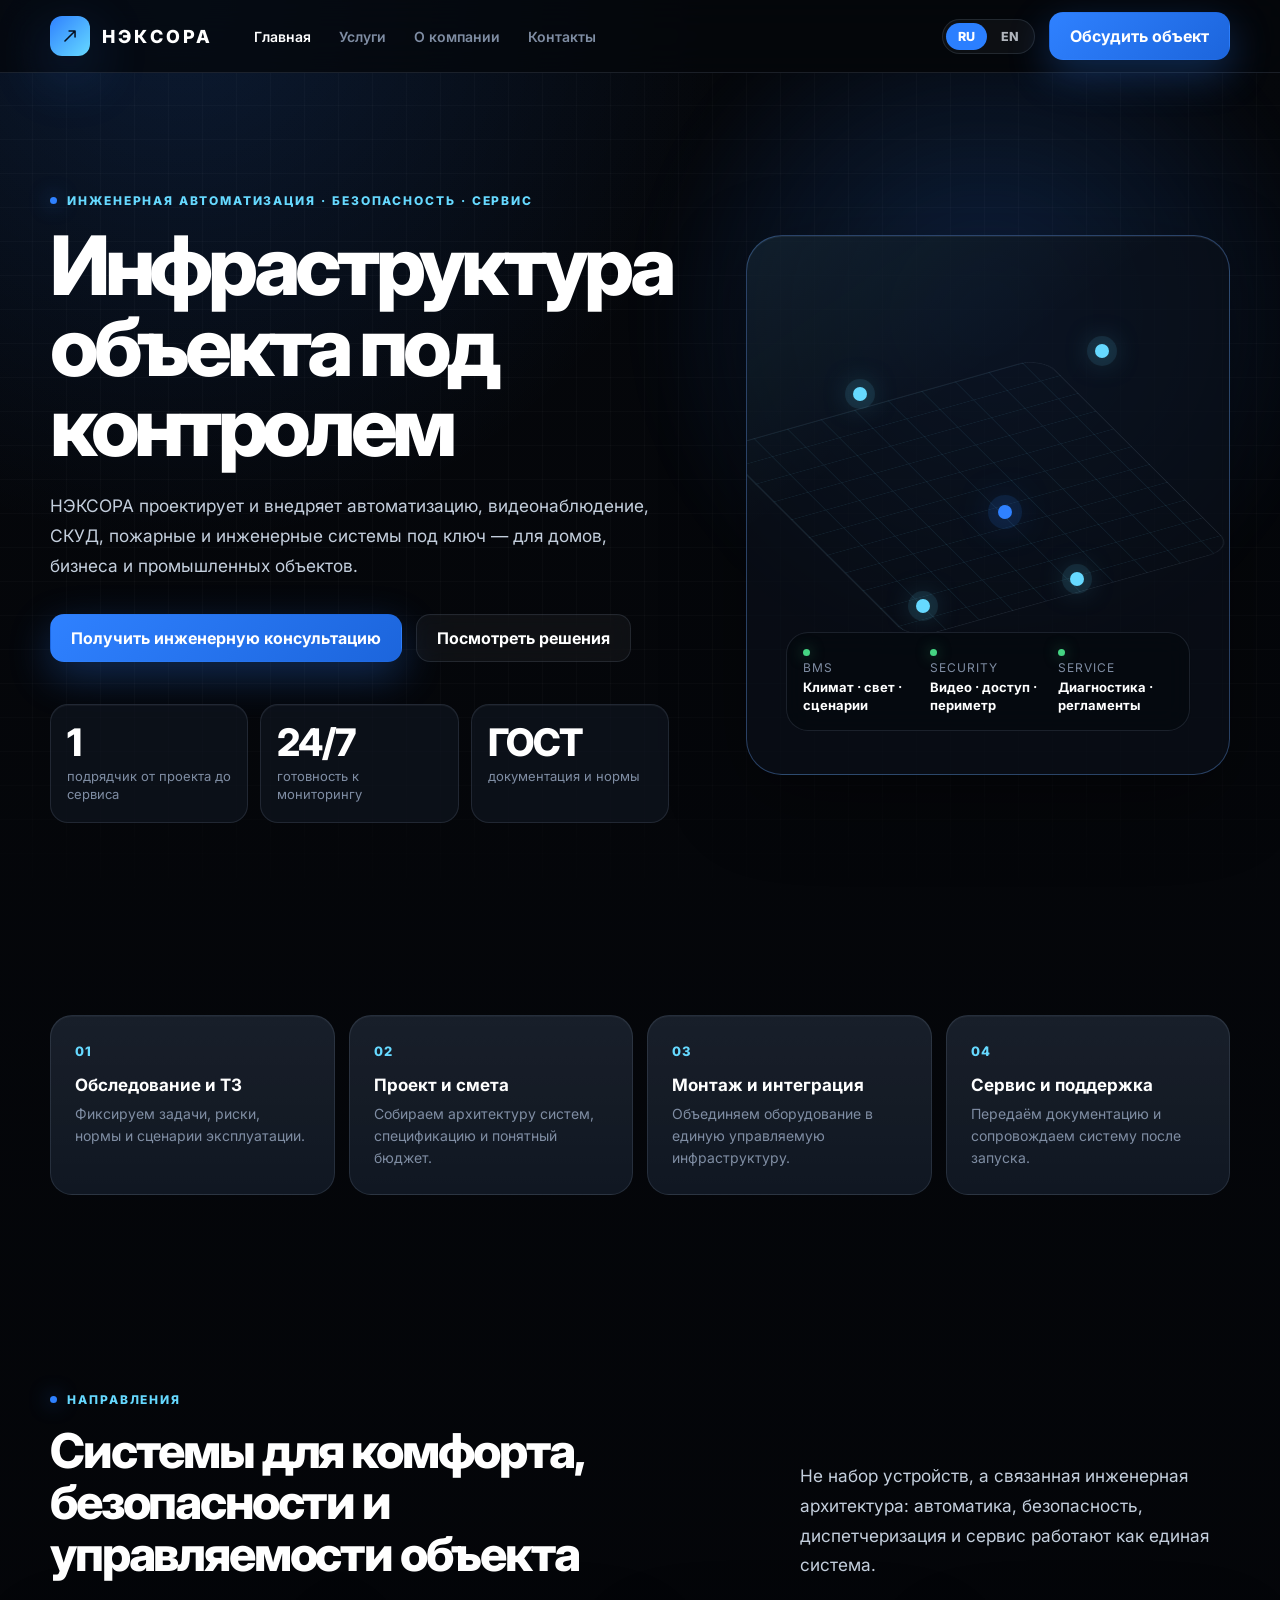
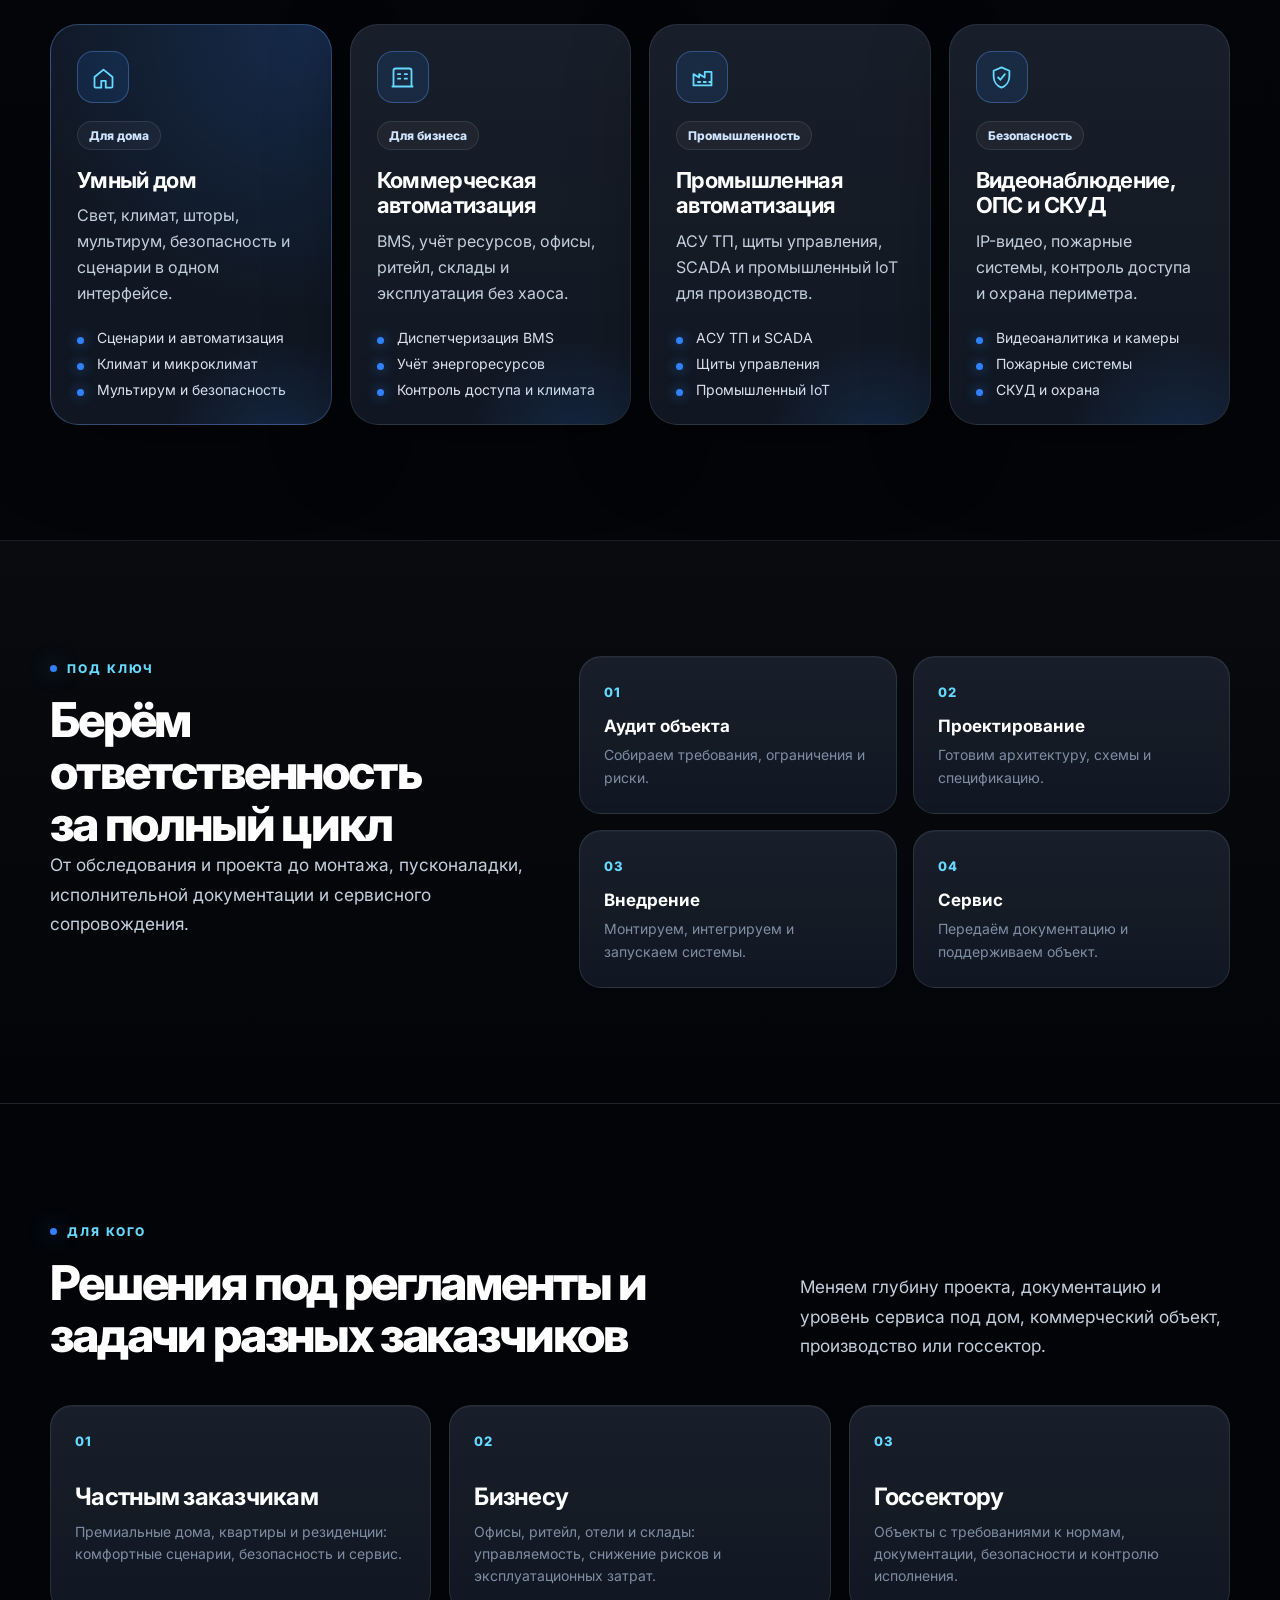
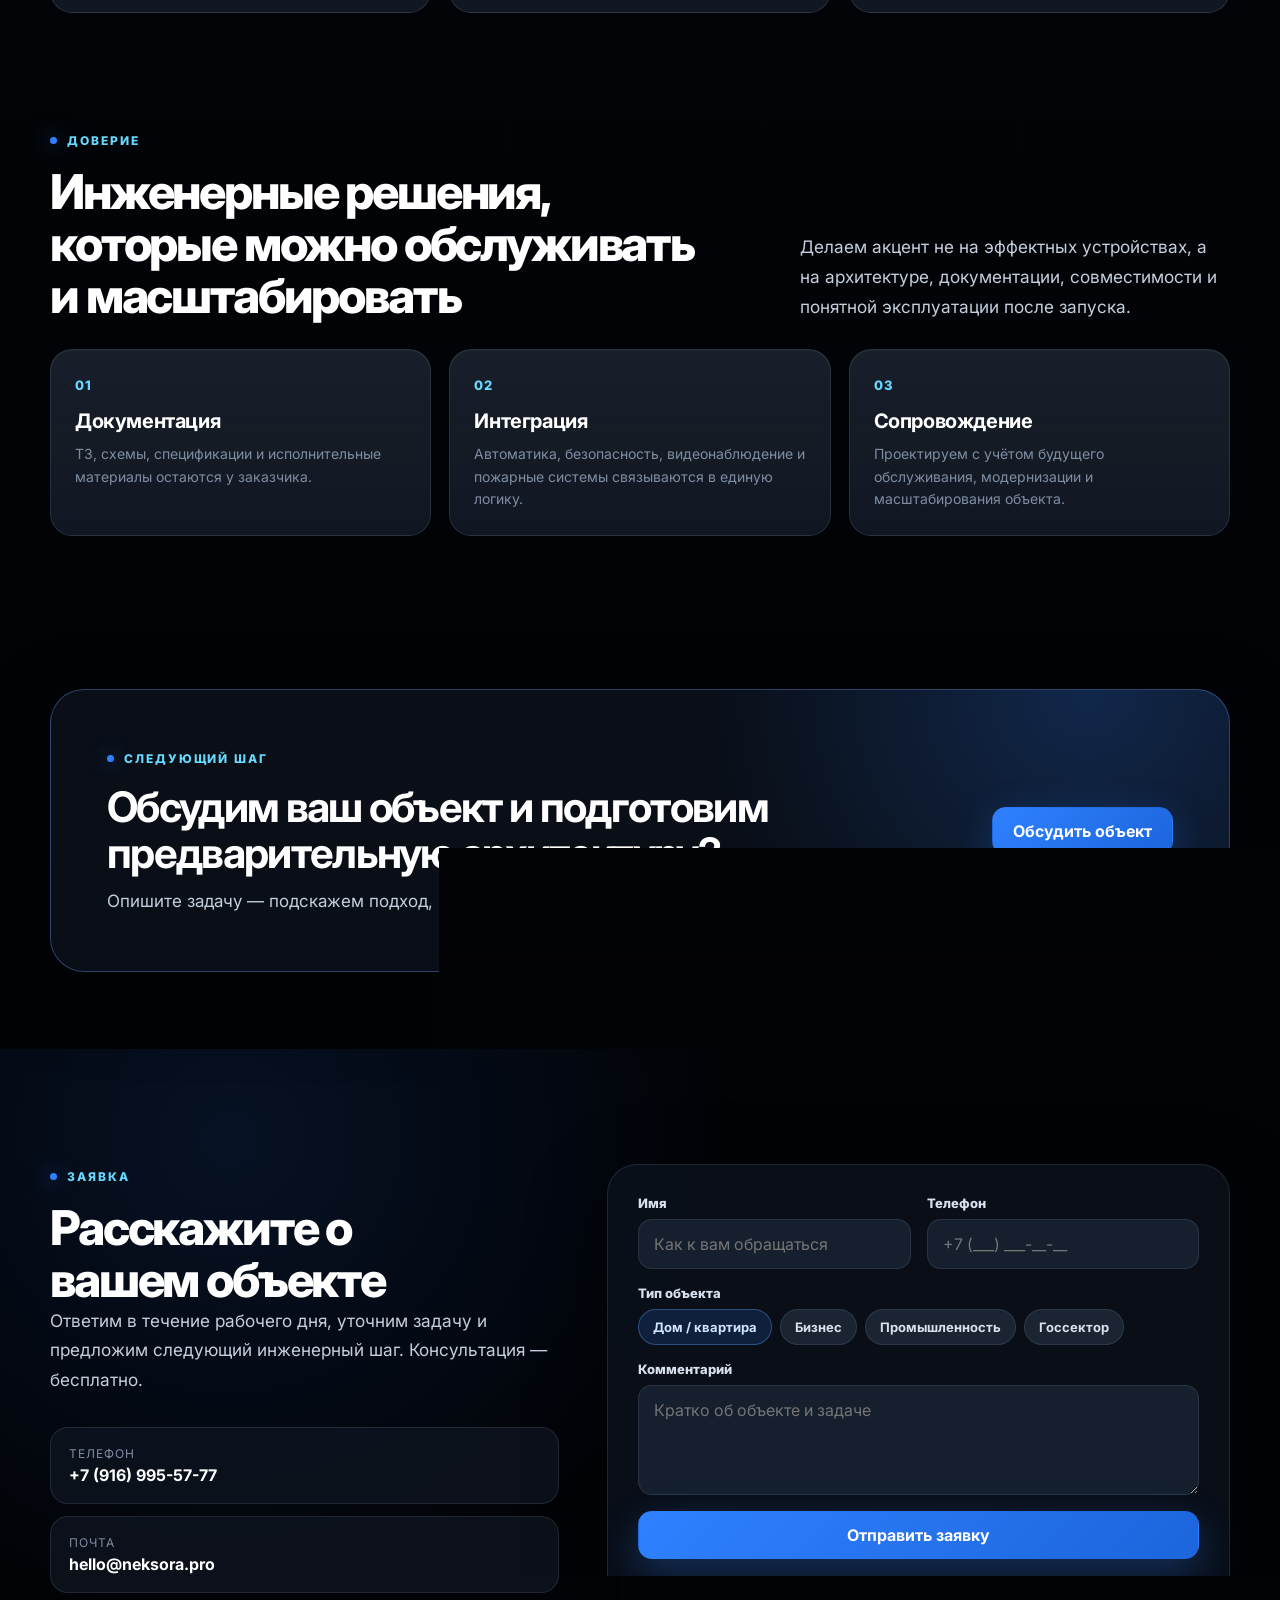
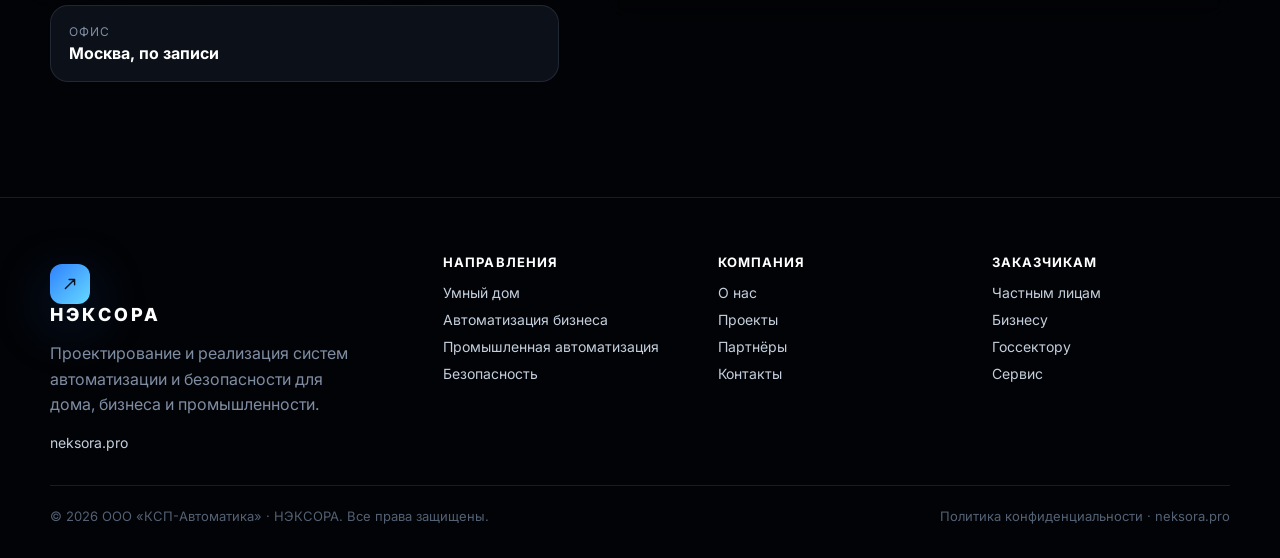
<file: index.html>
<!DOCTYPE html>
<html lang="ru">
<head>
<meta charset="utf-8">
<meta name="viewport" content="width=device-width,initial-scale=1">
<meta name="description" content="НЭКСОРА проектирует и внедряет системы автоматизации, видеонаблюдения, СКУД, пожарной безопасности и инженерной инфраструктуры под ключ.">
<title>НЭКСОРА — Автоматизация и безопасность под ключ</title>
<link rel="preconnect" href="https://fonts.googleapis.com">
<link rel="preconnect" href="https://fonts.gstatic.com" crossorigin>
<link href="https://fonts.googleapis.com/css2?family=Inter:wght@400;500;600;700;800&display=swap" rel="stylesheet">
<link rel="stylesheet" href="neksora.css">
</head>
<body>
<div class="nx-root nx-premium-home">

<header class="nx-header">
  <div class="nx-container nx-header__inner">
    <a href="index.html" class="nx-logo" aria-label="НЭКСОРА">
      <span class="nx-logo__mark"><svg width="22" height="22" viewBox="0 0 48 48" fill="none"><path d="M13 35 L35 13 M22 13 L35 13 L35 26" stroke="#06101f" stroke-width="3.4" stroke-linecap="round" stroke-linejoin="round"/></svg></span>
      <span class="nx-logo__text">НЭКСОРА</span>
    </a>
    <nav class="nx-nav" aria-label="Главная навигация">
      <a class="nx-link" href="index.html" data-k="nav0" aria-current="page">Главная</a>
      <a class="nx-link" href="uslugi.html" data-k="nav1">Услуги</a>
      <a class="nx-link" href="kompaniya.html" data-k="nav2">О компании</a>
      <a class="nx-link" href="kontakty.html" data-k="nav3">Контакты</a>
    </nav>
    <div class="nx-headactions">
      <div class="nx-lang" aria-label="Переключение языка">
        <button class="nx-seg" data-lang="ru" type="button">RU</button>
        <button class="nx-seg" data-lang="en" type="button">EN</button>
      </div>
      <a class="nx-cta nx-btn nx-btn--primary" href="#contact" data-k="cta1">Обсудить объект</a>
    </div>
    <button id="nx-burger" class="nx-burger" aria-label="Menu" aria-expanded="false" type="button">
      <svg id="nx-burger-icon" width="20" height="20" viewBox="0 0 24 24" fill="none"><path d="M4 7h16M4 12h16M4 17h16" stroke="currentColor" stroke-width="1.8" stroke-linecap="round"/></svg>
      <svg id="nx-burger-close" width="20" height="20" viewBox="0 0 24 24" fill="none"><path d="M6 6l12 12M18 6L6 18" stroke="currentColor" stroke-width="1.8" stroke-linecap="round"/></svg>
    </button>
  </div>
  <div id="nx-mobile-menu" class="nx-mobile-menu">
    <div class="nx-container nx-mobile-menu__inner">
      <a data-close-menu href="index.html" data-k="nav0">Главная</a>
      <a data-close-menu href="uslugi.html" data-k="nav1">Услуги</a>
      <a data-close-menu href="kompaniya.html" data-k="nav2">О компании</a>
      <a data-close-menu href="kontakty.html" data-k="nav3">Контакты</a>
      <div class="nx-mobile-menu__actions">
        <div class="nx-lang"><button class="nx-seg" data-lang="ru" type="button">RU</button><button class="nx-seg" data-lang="en" type="button">EN</button></div>
        <a class="nx-cta nx-btn nx-btn--primary" data-close-menu href="#contact" data-k="cta1">Обсудить объект</a>
      </div>
    </div>
  </div>
</header>

<main id="top">
  <section class="nx-hero nx-section">
    <div class="nx-bg-grid" aria-hidden="true"></div>
    <div class="nx-container nx-hero__grid">
      <div class="nx-hero__content nx-reveal">
        <div class="nx-eyebrow" data-k="eyebrow">Инженерная автоматизация · безопасность · сервис</div>
        <h1 class="nx-display" data-k="heroTitle">Инфраструктура объекта под контролем</h1>
        <p class="nx-lead nx-hero__lead" data-k="heroSub">НЭКСОРА проектирует и внедряет автоматизацию, видеонаблюдение, СКУД, пожарные и инженерные системы под ключ — для домов, бизнеса и промышленных объектов.</p>
        <div class="nx-hero__actions">
          <a class="nx-cta nx-btn nx-btn--primary" href="#contact" data-k="heroCtaPrimary">Получить инженерную консультацию</a>
          <a class="nx-ghost nx-btn nx-btn--secondary" href="#directions" data-k="heroCtaSecondary">Посмотреть решения</a>
        </div>
        <div class="nx-proof-row" aria-label="Ключевые преимущества">
          <div class="nx-proof"><strong data-k="stat0v">1</strong><span data-k="stat0l">подрядчик от проекта до сервиса</span></div>
          <div class="nx-proof"><strong data-k="stat1v">24/7</strong><span data-k="stat1l">готовность к мониторингу</span></div>
          <div class="nx-proof"><strong data-k="stat2v">ГОСТ</strong><span data-k="stat2l">документация и нормы</span></div>
        </div>
      </div>
      <div class="nx-hero-system nx-reveal" aria-label="Схема инженерной инфраструктуры">
        <div class="nx-system-map" aria-hidden="true">
          <span class="nx-node nx-node--1"></span>
          <span class="nx-node nx-node--2"></span>
          <span class="nx-node nx-node--3"></span>
          <span class="nx-node nx-node--4"></span>
          <span class="nx-node nx-node--5"></span>
        </div>
        <div class="nx-system-panel">
          <div><span data-k="panel0l">BMS</span><strong data-k="panel0v">Климат · свет · сценарии</strong></div>
          <div><span data-k="panel1l">Security</span><strong data-k="panel1v">Видео · доступ · периметр</strong></div>
          <div><span data-k="panel2l">Service</span><strong data-k="panel2v">Диагностика · регламенты</strong></div>
        </div>
      </div>
    </div>
  </section>

  <section class="nx-trust-strip nx-section nx-section--tight">
    <div class="nx-container nx-trust-grid">
      <div class="nx-trust-item nx-reveal"><span>01</span><strong data-k="trust0t">Обследование и ТЗ</strong><p data-k="trust0d">Фиксируем задачи, риски, нормы и сценарии эксплуатации.</p></div>
      <div class="nx-trust-item nx-reveal"><span>02</span><strong data-k="trust1t">Проект и смета</strong><p data-k="trust1d">Собираем архитектуру систем, спецификацию и понятный бюджет.</p></div>
      <div class="nx-trust-item nx-reveal"><span>03</span><strong data-k="trust2t">Монтаж и интеграция</strong><p data-k="trust2d">Объединяем оборудование в единую управляемую инфраструктуру.</p></div>
      <div class="nx-trust-item nx-reveal"><span>04</span><strong data-k="trust3t">Сервис и поддержка</strong><p data-k="trust3d">Передаём документацию и сопровождаем систему после запуска.</p></div>
    </div>
  </section>

  <section id="directions" class="nx-section">
    <div class="nx-container">
      <div class="nx-section-head">
        <div><div class="nx-eyebrow" data-k="dirEyebrow">Направления</div><h2 class="nx-h2" data-k="dirTitle">Системы для комфорта, безопасности и управляемости объекта</h2></div>
        <p class="nx-lead" data-k="dirSub">Не набор устройств, а связанная инженерная архитектура: автоматика, безопасность, диспетчеризация и сервис работают как единая система.</p>
      </div>
      <div class="nx-service-grid">
        <article class="nx-service-card nx-service-card--featured nx-reveal">
          <div class="nx-service-card__icon"><svg viewBox="0 0 24 24" fill="none"><path d="M4 11.5L12 5l8 6.5V20a1 1 0 0 1-1 1h-5v-6h-4v6H5a1 1 0 0 1-1-1v-8.5Z" stroke="currentColor" stroke-width="1.6" stroke-linejoin="round"/></svg></div>
          <span class="nx-chip" data-k="dTag0">Для дома</span><h3 data-k="dTitle0">Умный дом</h3><p data-k="dDesc0">Свет, климат, шторы, мультирум, безопасность и сценарии в одном интерфейсе.</p>
          <ul><li data-k="dPts00">Сценарии и автоматизация</li><li data-k="dPts01">Климат и микроклимат</li><li data-k="dPts02">Мультирум и безопасность</li></ul>
        </article>
        <article class="nx-service-card nx-reveal">
          <div class="nx-service-card__icon"><svg viewBox="0 0 24 24" fill="none"><path d="M4 20V6a2 2 0 0 1 2-2h12a2 2 0 0 1 2 2v14M8 9h2M14 9h2M8 13h2M14 13h2M3 20h18" stroke="currentColor" stroke-width="1.6" stroke-linecap="round"/></svg></div>
          <span class="nx-chip" data-k="dTag1">Для бизнеса</span><h3 data-k="dTitle1">Коммерческая автоматизация</h3><p data-k="dDesc1">BMS, учёт ресурсов, офисы, ритейл, склады и эксплуатация без хаоса.</p>
          <ul><li data-k="dPts10">Диспетчеризация BMS</li><li data-k="dPts11">Учёт энергоресурсов</li><li data-k="dPts12">Контроль доступа и климата</li></ul>
        </article>
        <article class="nx-service-card nx-reveal">
          <div class="nx-service-card__icon"><svg viewBox="0 0 24 24" fill="none"><path d="M4 19V9l5 3V9l5 3V7h6v12H4ZM8 16h2M13 16h2M18 16h1" stroke="currentColor" stroke-width="1.6" stroke-linecap="round" stroke-linejoin="round"/></svg></div>
          <span class="nx-chip" data-k="dTag2">Промышленность</span><h3 data-k="dTitle2">Промышленная автоматизация</h3><p data-k="dDesc2">АСУ ТП, щиты управления, SCADA и промышленный IoT для производств.</p>
          <ul><li data-k="dPts20">АСУ ТП и SCADA</li><li data-k="dPts21">Щиты управления</li><li data-k="dPts22">Промышленный IoT</li></ul>
        </article>
        <article class="nx-service-card nx-reveal">
          <div class="nx-service-card__icon"><svg viewBox="0 0 24 24" fill="none"><path d="M12 3 5 6v5c0 4.4 2.8 8.4 7 10 4.2-1.6 7-5.6 7-10V6l-7-3Z" stroke="currentColor" stroke-width="1.6" stroke-linejoin="round"/><path d="M9 12l2 2 4-5" stroke="currentColor" stroke-width="1.6" stroke-linecap="round"/></svg></div>
          <span class="nx-chip" data-k="dTag3">Безопасность</span><h3 data-k="dTitle3">Видеонаблюдение, ОПС и СКУД</h3><p data-k="dDesc3">IP-видео, пожарные системы, контроль доступа и охрана периметра.</p>
          <ul><li data-k="dPts30">Видеоаналитика и камеры</li><li data-k="dPts31">Пожарные системы</li><li data-k="dPts32">СКУД и охрана</li></ul>
        </article>
      </div>
    </div>
  </section>

  <section class="nx-section nx-dark-band">
    <div class="nx-container nx-process-layout">
      <div class="nx-process-copy nx-reveal"><div class="nx-eyebrow" data-k="processEyebrow">Под ключ</div><h2 class="nx-h2" data-k="processTitle">Берём ответственность за полный цикл</h2><p class="nx-lead" data-k="processSub">От обследования и проекта до монтажа, пусконаладки, исполнительной документации и сервисного сопровождения.</p></div>
      <div class="nx-process-steps">
        <div class="nx-step nx-reveal"><span>01</span><strong data-k="step0t">Аудит объекта</strong><p data-k="step0d">Собираем требования, ограничения и риски.</p></div>
        <div class="nx-step nx-reveal"><span>02</span><strong data-k="step1t">Проектирование</strong><p data-k="step1d">Готовим архитектуру, схемы и спецификацию.</p></div>
        <div class="nx-step nx-reveal"><span>03</span><strong data-k="step2t">Внедрение</strong><p data-k="step2d">Монтируем, интегрируем и запускаем системы.</p></div>
        <div class="nx-step nx-reveal"><span>04</span><strong data-k="step3t">Сервис</strong><p data-k="step3d">Передаём документацию и поддерживаем объект.</p></div>
      </div>
    </div>
  </section>

  <section id="audience" class="nx-section">
    <div class="nx-container">
      <div class="nx-section-head"><div><div class="nx-eyebrow" data-k="audEyebrow">Для кого</div><h2 class="nx-h2" data-k="audTitle">Решения под регламенты и задачи разных заказчиков</h2></div><p class="nx-lead" data-k="audSub">Меняем глубину проекта, документацию и уровень сервиса под дом, коммерческий объект, производство или госсектор.</p></div>
      <div class="nx-audience-grid">
        <article class="nx-audience-card nx-reveal"><span>01</span><h3 data-k="aud0title">Частным заказчикам</h3><p data-k="aud0desc">Премиальные дома, квартиры и резиденции: комфортные сценарии, безопасность и сервис.</p></article>
        <article class="nx-audience-card nx-reveal"><span>02</span><h3 data-k="aud1title">Бизнесу</h3><p data-k="aud1desc">Офисы, ритейл, отели и склады: управляемость, снижение рисков и эксплуатационных затрат.</p></article>
        <article class="nx-audience-card nx-reveal"><span>03</span><h3 data-k="aud2title">Госсектору</h3><p data-k="aud2desc">Объекты с требованиями к нормам, документации, безопасности и контролю исполнения.</p></article>
      </div>
    </div>
  </section>

  <section class="nx-section nx-section--tight nx-evidence-section">
    <div class="nx-container">
      <div class="nx-section-head nx-section-head--compact">
        <div><div class="nx-eyebrow" data-k="proofEyebrow">Доверие</div><h2 class="nx-h2" data-k="proofTitle">Инженерные решения, которые можно обслуживать и масштабировать</h2></div>
        <p class="nx-lead" data-k="proofSub">Делаем акцент не на эффектных устройствах, а на архитектуре, документации, совместимости и понятной эксплуатации после запуска.</p>
      </div>
      <div class="nx-evidence-grid">
        <article class="nx-evidence-card nx-reveal"><span>01</span><h3 data-k="proof0t">Документация</h3><p data-k="proof0d">ТЗ, схемы, спецификации и исполнительные материалы остаются у заказчика.</p></article>
        <article class="nx-evidence-card nx-reveal"><span>02</span><h3 data-k="proof1t">Интеграция</h3><p data-k="proof1d">Автоматика, безопасность, видеонаблюдение и пожарные системы связываются в единую логику.</p></article>
        <article class="nx-evidence-card nx-reveal"><span>03</span><h3 data-k="proof2t">Сопровождение</h3><p data-k="proof2d">Проектируем с учётом будущего обслуживания, модернизации и масштабирования объекта.</p></article>
      </div>
    </div>
  </section>


  <section class="nx-section nx-section--tight">
    <div class="nx-container nx-cta-panel nx-reveal">
      <div><div class="nx-eyebrow" data-k="ctaEyebrow">Следующий шаг</div><h2 data-k="ctaTitle">Обсудим ваш объект и подготовим предварительную архитектуру?</h2><p data-k="ctaSub">Опишите задачу — подскажем подход, риски, состав систем и ориентир по этапам внедрения.</p></div>
      <a class="nx-cta nx-btn nx-btn--primary" href="#contact" data-k="cta1">Обсудить объект</a>
    </div>
  </section>

  <section id="contact" class="nx-section nx-contact-section">
    <div class="nx-container nx-contact-grid">
      <div class="nx-contact-copy nx-reveal">
        <div class="nx-eyebrow" data-k="formEyebrow">Заявка</div>
        <h2 class="nx-h2" data-k="formTitle">Расскажите о вашем объекте</h2>
        <p class="nx-lead" data-k="formSub">Ответим в течение рабочего дня, уточним задачу и предложим следующий инженерный шаг. Консультация — бесплатно.</p>
        <div class="nx-contact-facts">
          <div><span data-k="con0l">Телефон</span><strong data-k="con0v">+7 (916) 995-57-77</strong></div>
          <div><span data-k="con1l">Почта</span><strong data-k="con1v">hello@neksora.pro</strong></div>
          <div><span data-k="con2l">Офис</span><strong data-k="con2v">Москва, по записи</strong></div>
        </div>
      </div>
      <div class="nx-form-card nx-reveal">
        <div id="form-panel">
          <div class="nx-form-grid">
            <label class="nx-field"><span data-k="fName">Имя</span><input id="f-name" class="nx-in" data-kp="fNamePh" placeholder="Как к вам обращаться"></label>
            <label class="nx-field"><span data-k="fPhone">Телефон</span><input id="f-phone" class="nx-in" placeholder="+7 (___) ___-__-__"><em id="phone-err" data-k="fPhoneErr">Укажите контактный телефон</em></label>
            <div class="nx-field nx-field--full"><span data-k="fType">Тип объекта</span><div class="nx-type-pills" id="obj-types"><button class="nx-seg obj-type-btn active-type" data-idx="0" type="button" data-k="ot0">Дом / квартира</button><button class="nx-seg obj-type-btn" data-idx="1" type="button" data-k="ot1">Бизнес</button><button class="nx-seg obj-type-btn" data-idx="2" type="button" data-k="ot2">Промышленность</button><button class="nx-seg obj-type-btn" data-idx="3" type="button" data-k="ot3">Госсектор</button></div></div>
            <label class="nx-field nx-field--full"><span data-k="fMsg">Комментарий</span><textarea id="f-msg" class="nx-in" data-kp="fMsgPh" placeholder="Кратко об объекте и задаче" rows="4"></textarea></label>
            <button id="form-submit" class="nx-cta nx-btn nx-btn--primary nx-field--full" type="button" data-k="fSubmit">Отправить заявку</button>
            <p class="nx-form-note nx-field--full" data-k="fPrivacy">Нажимая кнопку, вы соглашаетесь на обработку персональных данных.</p>
          </div>
        </div>
        <div id="form-success" class="nx-success">
          <div class="nx-success__icon"><svg width="30" height="30" viewBox="0 0 24 24" fill="none"><path d="M5 12.5l4 4 10-11" stroke="currentColor" stroke-width="2.4" stroke-linecap="round" stroke-linejoin="round"/></svg></div>
          <h3 data-k="okTitle">Заявка отправлена</h3>
          <p data-k="okText">Спасибо! Свяжемся с вами в течение рабочего дня и обсудим детали проекта.</p>
          <button id="form-reset" class="nx-ghost nx-btn nx-btn--secondary" type="button" data-k="okReset">Отправить ещё одну</button>
        </div>
      </div>
    </div>
  </section>
</main>

<footer class="nx-footer">
  <div class="nx-container">
    <div class="nx-footer__grid">
      <div><a class="nx-logo" href="#top"><span class="nx-logo__mark"><svg width="20" height="20" viewBox="0 0 48 48" fill="none"><path d="M13 35 L35 13 M22 13 L35 13 L35 26" stroke="#06101f" stroke-width="3.4" stroke-linecap="round" stroke-linejoin="round"/></svg></span><span class="nx-logo__text">НЭКСОРА</span></a><p data-k="footTagline">Проектирование и реализация систем автоматизации и безопасности для дома, бизнеса и промышленности.</p><a href="https://neksora.pro">neksora.pro</a></div>
      <div><strong data-k="fc0title">Направления</strong><a href="uslugi.html" data-k="fc0a">Умный дом</a><a href="uslugi.html" data-k="fc0b">Автоматизация бизнеса</a><a href="uslugi.html" data-k="fc0c">Промышленная автоматизация</a><a href="uslugi.html" data-k="fc0d">Безопасность</a></div>
      <div><strong data-k="fc1title">Компания</strong><a href="kompaniya.html" data-k="fc1a">О нас</a><a href="kompaniya.html" data-k="fc1b">Проекты</a><a href="kompaniya.html" data-k="fc1c">Партнёры</a><a href="kontakty.html" data-k="fc1d">Контакты</a></div>
      <div><strong data-k="fc2title">Заказчикам</strong><a href="kontakty.html" data-k="fc2a">Частным лицам</a><a href="kontakty.html" data-k="fc2b">Бизнесу</a><a href="kontakty.html" data-k="fc2c">Госсектору</a><a href="kontakty.html" data-k="fc2d">Сервис</a></div>
    </div>
    <div class="nx-footer__bottom"><span data-k="footCopy">© 2026 ООО «КСП-Автоматика» · НЭКСОРА. Все права защищены.</span><span data-k="footLegal">Политика конфиденциальности · neksora.pro</span></div>
  </div>
</footer>

</div>
<script src="neksora.js"></script>
<script>
window.NX_COPY = {
  ru: {
    pageTitle:'НЭКСОРА — Автоматизация и безопасность под ключ',
    nav0:'Главная',nav1:'Услуги',nav2:'О компании',nav3:'Контакты',
    cta1:'Обсудить объект',heroCtaPrimary:'Получить инженерную консультацию',heroCtaSecondary:'Посмотреть решения',
    eyebrow:'Инженерная автоматизация · безопасность · сервис',
    heroTitle:'Инфраструктура объекта под контролем',
    heroSub:'НЭКСОРА проектирует и внедряет автоматизацию, видеонаблюдение, СКУД, пожарные и инженерные системы под ключ — для домов, бизнеса и промышленных объектов.',
    stat0v:'1',stat0l:'подрядчик от проекта до сервиса',stat1v:'24/7',stat1l:'готовность к мониторингу',stat2v:'ГОСТ',stat2l:'документация и нормы',
    panel0l:'BMS',panel0v:'Климат · свет · сценарии',panel1l:'Security',panel1v:'Видео · доступ · периметр',panel2l:'Service',panel2v:'Диагностика · регламенты',
    trust0t:'Обследование и ТЗ',trust0d:'Фиксируем задачи, риски, нормы и сценарии эксплуатации.',trust1t:'Проект и смета',trust1d:'Собираем архитектуру систем, спецификацию и понятный бюджет.',trust2t:'Монтаж и интеграция',trust2d:'Объединяем оборудование в единую управляемую инфраструктуру.',trust3t:'Сервис и поддержка',trust3d:'Передаём документацию и сопровождаем систему после запуска.',
    dirEyebrow:'Направления',dirTitle:'Системы для комфорта, безопасности и управляемости объекта',dirSub:'Не набор устройств, а связанная инженерная архитектура: автоматика, безопасность, диспетчеризация и сервис работают как единая система.',
    dTag0:'Для дома',dTitle0:'Умный дом',dDesc0:'Свет, климат, шторы, мультирум, безопасность и сценарии в одном интерфейсе.',dPts00:'Сценарии и автоматизация',dPts01:'Климат и микроклимат',dPts02:'Мультирум и безопасность',
    dTag1:'Для бизнеса',dTitle1:'Коммерческая автоматизация',dDesc1:'BMS, учёт ресурсов, офисы, ритейл, склады и эксплуатация без хаоса.',dPts10:'Диспетчеризация BMS',dPts11:'Учёт энергоресурсов',dPts12:'Контроль доступа и климата',
    dTag2:'Промышленность',dTitle2:'Промышленная автоматизация',dDesc2:'АСУ ТП, щиты управления, SCADA и промышленный IoT для производств.',dPts20:'АСУ ТП и SCADA',dPts21:'Щиты управления',dPts22:'Промышленный IoT',
    dTag3:'Безопасность',dTitle3:'Видеонаблюдение, ОПС и СКУД',dDesc3:'IP-видео, пожарные системы, контроль доступа и охрана периметра.',dPts30:'Видеоаналитика и камеры',dPts31:'Пожарные системы',dPts32:'СКУД и охрана',
    processEyebrow:'Под ключ',processTitle:'Берём ответственность за полный цикл',processSub:'От обследования и проекта до монтажа, пусконаладки, исполнительной документации и сервисного сопровождения.',
    step0t:'Аудит объекта',step0d:'Собираем требования, ограничения и риски.',step1t:'Проектирование',step1d:'Готовим архитектуру, схемы и спецификацию.',step2t:'Внедрение',step2d:'Монтируем, интегрируем и запускаем системы.',step3t:'Сервис',step3d:'Передаём документацию и поддерживаем объект.',
    audEyebrow:'Для кого',audTitle:'Решения под регламенты и задачи разных заказчиков',audSub:'Меняем глубину проекта, документацию и уровень сервиса под дом, коммерческий объект, производство или госсектор.',aud0title:'Частным заказчикам',aud0desc:'Премиальные дома, квартиры и резиденции: комфортные сценарии, безопасность и сервис.',aud1title:'Бизнесу',aud1desc:'Офисы, ритейл, отели и склады: управляемость, снижение рисков и эксплуатационных затрат.',aud2title:'Госсектору',aud2desc:'Объекты с требованиями к нормам, документации, безопасности и контролю исполнения.',
    proofEyebrow:'Доверие',proofTitle:'Инженерные решения, которые можно обслуживать и масштабировать',proofSub:'Делаем акцент не на эффектных устройствах, а на архитектуре, документации, совместимости и понятной эксплуатации после запуска.',proof0t:'Документация',proof0d:'ТЗ, схемы, спецификации и исполнительные материалы остаются у заказчика.',proof1t:'Интеграция',proof1d:'Автоматика, безопасность, видеонаблюдение и пожарные системы связываются в единую логику.',proof2t:'Сопровождение',proof2d:'Проектируем с учётом будущего обслуживания, модернизации и масштабирования объекта.',
    ctaEyebrow:'Следующий шаг',ctaTitle:'Обсудим ваш объект и подготовим предварительную архитектуру?',ctaSub:'Опишите задачу — подскажем подход, риски, состав систем и ориентир по этапам внедрения.',
    formEyebrow:'Заявка',formTitle:'Расскажите о вашем объекте',formSub:'Ответим в течение рабочего дня, уточним задачу и предложим следующий инженерный шаг. Консультация — бесплатно.',con0l:'Телефон',con0v:'+7 (916) 995-57-77',con1l:'Почта',con1v:'hello@neksora.pro',con2l:'Офис',con2v:'Москва, по записи',
    fName:'Имя',fNamePh:'Как к вам обращаться',fPhone:'Телефон',fPhoneErr:'Укажите контактный телефон',fType:'Тип объекта',ot0:'Дом / квартира',ot1:'Бизнес',ot2:'Промышленность',ot3:'Госсектор',fMsg:'Комментарий',fMsgPh:'Кратко об объекте и задаче',fSubmit:'Отправить заявку',fPrivacy:'Нажимая кнопку, вы соглашаетесь на обработку персональных данных.',okTitle:'Заявка отправлена',okText:'Спасибо! Свяжемся с вами в течение рабочего дня и обсудим детали проекта.',okReset:'Отправить ещё одну',
    footTagline:'Проектирование и реализация систем автоматизации и безопасности для дома, бизнеса и промышленности.',fc0title:'Направления',fc0a:'Умный дом',fc0b:'Автоматизация бизнеса',fc0c:'Промышленная автоматизация',fc0d:'Безопасность',fc1title:'Компания',fc1a:'О нас',fc1b:'Проекты',fc1c:'Партнёры',fc1d:'Контакты',fc2title:'Заказчикам',fc2a:'Частным лицам',fc2b:'Бизнесу',fc2c:'Госсектору',fc2d:'Сервис',footCopy:'© 2026 ООО «КСП-Автоматика» · НЭКСОРА. Все права защищены.',footLegal:'Политика конфиденциальности · neksora.pro'
  },
  en: {
    pageTitle:'NEKSORA — Turnkey Automation & Security',
    nav0:'Home',nav1:'Services',nav2:'About',nav3:'Contact',
    cta1:'Discuss a facility',heroCtaPrimary:'Get an engineering consultation',heroCtaSecondary:'View solutions',
    eyebrow:'Engineering automation · security · service',heroTitle:'Facility infrastructure under control',heroSub:'NEKSORA designs and deploys automation, CCTV, access control, fire and engineering systems turnkey — for homes, business and industrial facilities.',
    stat0v:'1',stat0l:'contractor from design to service',stat1v:'24/7',stat1l:'monitoring-ready systems',stat2v:'GOST',stat2l:'documentation and standards',
    panel0l:'BMS',panel0v:'Climate · lights · scenes',panel1l:'Security',panel1v:'Video · access · perimeter',panel2l:'Service',panel2v:'Diagnostics · regulations',
    trust0t:'Survey and brief',trust0d:'We capture goals, risks, standards and operating scenarios.',trust1t:'Design and estimate',trust1d:'We prepare system architecture, specification and transparent budget.',trust2t:'Installation and integration',trust2d:'We connect equipment into one manageable infrastructure.',trust3t:'Service and support',trust3d:'We hand over documentation and support the system after launch.',
    dirEyebrow:'Solutions',dirTitle:'Systems for comfort, safety and facility control',dirSub:'Not a set of devices, but an integrated engineering architecture: automation, security, dispatching and service work as one system.',
    dTag0:'For home',dTitle0:'Smart home',dDesc0:'Lighting, climate, shades, multiroom, security and scenes in one interface.',dPts00:'Scenes and automation',dPts01:'Climate and microclimate',dPts02:'Multiroom and security',
    dTag1:'For business',dTitle1:'Commercial automation',dDesc1:'BMS, metering, offices, retail, warehouses and predictable operation.',dPts10:'BMS dispatching',dPts11:'Energy metering',dPts12:'Access and climate control',
    dTag2:'Industry',dTitle2:'Industrial automation',dDesc2:'ICS, control cabinets, SCADA and industrial IoT for production facilities.',dPts20:'ICS and SCADA',dPts21:'Control cabinets',dPts22:'Industrial IoT',
    dTag3:'Security',dTitle3:'CCTV, fire and access systems',dDesc3:'IP video, fire systems, access control and perimeter protection.',dPts30:'Video analytics and cameras',dPts31:'Fire systems',dPts32:'Access and guarding',
    processEyebrow:'Turnkey',processTitle:'We take responsibility for the full cycle',processSub:'From survey and design to installation, commissioning, as-built documentation and service.',step0t:'Facility audit',step0d:'We collect requirements, limits and risks.',step1t:'Engineering design',step1d:'We prepare architecture, diagrams and specification.',step2t:'Deployment',step2d:'We install, integrate and launch systems.',step3t:'Service',step3d:'We hand over documentation and support the facility.',
    audEyebrow:'Clients',audTitle:'Solutions for different regulations and client goals',audSub:'We adjust design depth, documentation and service level for homes, commercial facilities, industry or public-sector objects.',aud0title:'Private clients',aud0desc:'Premium houses, apartments and residences: comfortable scenes, safety and service.',aud1title:'Business',aud1desc:'Offices, retail, hotels and warehouses: control, lower risks and operating costs.',aud2title:'Public sector',aud2desc:'Facilities with requirements for standards, documentation, safety and execution control.',
    proofEyebrow:'Trust',proofTitle:'Engineering solutions that can be serviced and scaled',proofSub:'We focus not on flashy devices, but on architecture, documentation, compatibility and clear operation after launch.',proof0t:'Documentation',proof0d:'Briefs, diagrams, specifications and as-built materials remain with the client.',proof1t:'Integration',proof1d:'Automation, security, CCTV and fire systems are connected into one operating logic.',proof2t:'Support',proof2d:'We design with future service, upgrades and facility scaling in mind.',
    ctaEyebrow:'Next step',ctaTitle:'Shall we discuss your facility and prepare a preliminary architecture?',ctaSub:'Describe the task — we will suggest the approach, risks, system scope and implementation stages.',
    formEyebrow:'Request',formTitle:'Tell us about your facility',formSub:'We will reply within one business day, clarify the task and suggest the next engineering step. Consultation is free.',con0l:'Phone',con0v:'+7 (916) 995-57-77',con1l:'Email',con1v:'hello@neksora.pro',con2l:'Office',con2v:'Moscow, by appointment',
    fName:'Name',fNamePh:'How should we address you',fPhone:'Phone',fPhoneErr:'Please provide a contact phone',fType:'Facility type',ot0:'Home',ot1:'Business',ot2:'Industry',ot3:'Public sector',fMsg:'Comment',fMsgPh:'Briefly about the facility and task',fSubmit:'Send request',fPrivacy:'By submitting, you agree to the processing of personal data.',okTitle:'Request sent',okText:'Thank you! We will contact you within one business day to discuss the project.',okReset:'Send another',
    footTagline:'Design and delivery of automation and security systems for home, business and industry.',fc0title:'Solutions',fc0a:'Smart home',fc0b:'Business automation',fc0c:'Industrial automation',fc0d:'Security',fc1title:'Company',fc1a:'About',fc1b:'Projects',fc1c:'Partners',fc1d:'Contact',fc2title:'Clients',fc2a:'Private',fc2b:'Business',fc2c:'Public sector',fc2d:'Service',footCopy:'© 2026 KSP-Avtomatika LLC · NEKSORA. All rights reserved.',footLegal:'Privacy policy · neksora.pro'
  }
};

(function(){
  var btns = document.querySelectorAll('.obj-type-btn');
  btns.forEach(function(btn){
    btn.addEventListener('click', function(){
      btns.forEach(function(b){ b.classList.remove('active-type'); });
      btn.classList.add('active-type');
    });
  });
})();

(function(){
  var submitBtn = document.getElementById('form-submit');
  var resetBtn = document.getElementById('form-reset');
  var panel = document.getElementById('form-panel');
  var success = document.getElementById('form-success');
  var phoneInput = document.getElementById('f-phone');
  var phoneErr = document.getElementById('phone-err');
  if(!submitBtn||!resetBtn||!panel||!success||!phoneInput||!phoneErr)return;
  submitBtn.addEventListener('click', function(){
    if(!phoneInput.value.trim()){
      phoneErr.style.display = 'block';
      phoneInput.classList.add('is-error');
      return;
    }
    panel.style.display = 'none';
    success.style.display = 'block';
  });
  phoneInput.addEventListener('input', function(){
    if(phoneInput.value.trim()){
      phoneErr.style.display = 'none';
      phoneInput.classList.remove('is-error');
    }
  });
  resetBtn.addEventListener('click', function(){
    document.getElementById('f-name').value = '';
    phoneInput.value = '';
    document.getElementById('f-msg').value = '';
    phoneErr.style.display = 'none';
    phoneInput.classList.remove('is-error');
    success.style.display = 'none';
    panel.style.display = 'block';
  });
})();
</script>
</body>
</html>
</file>
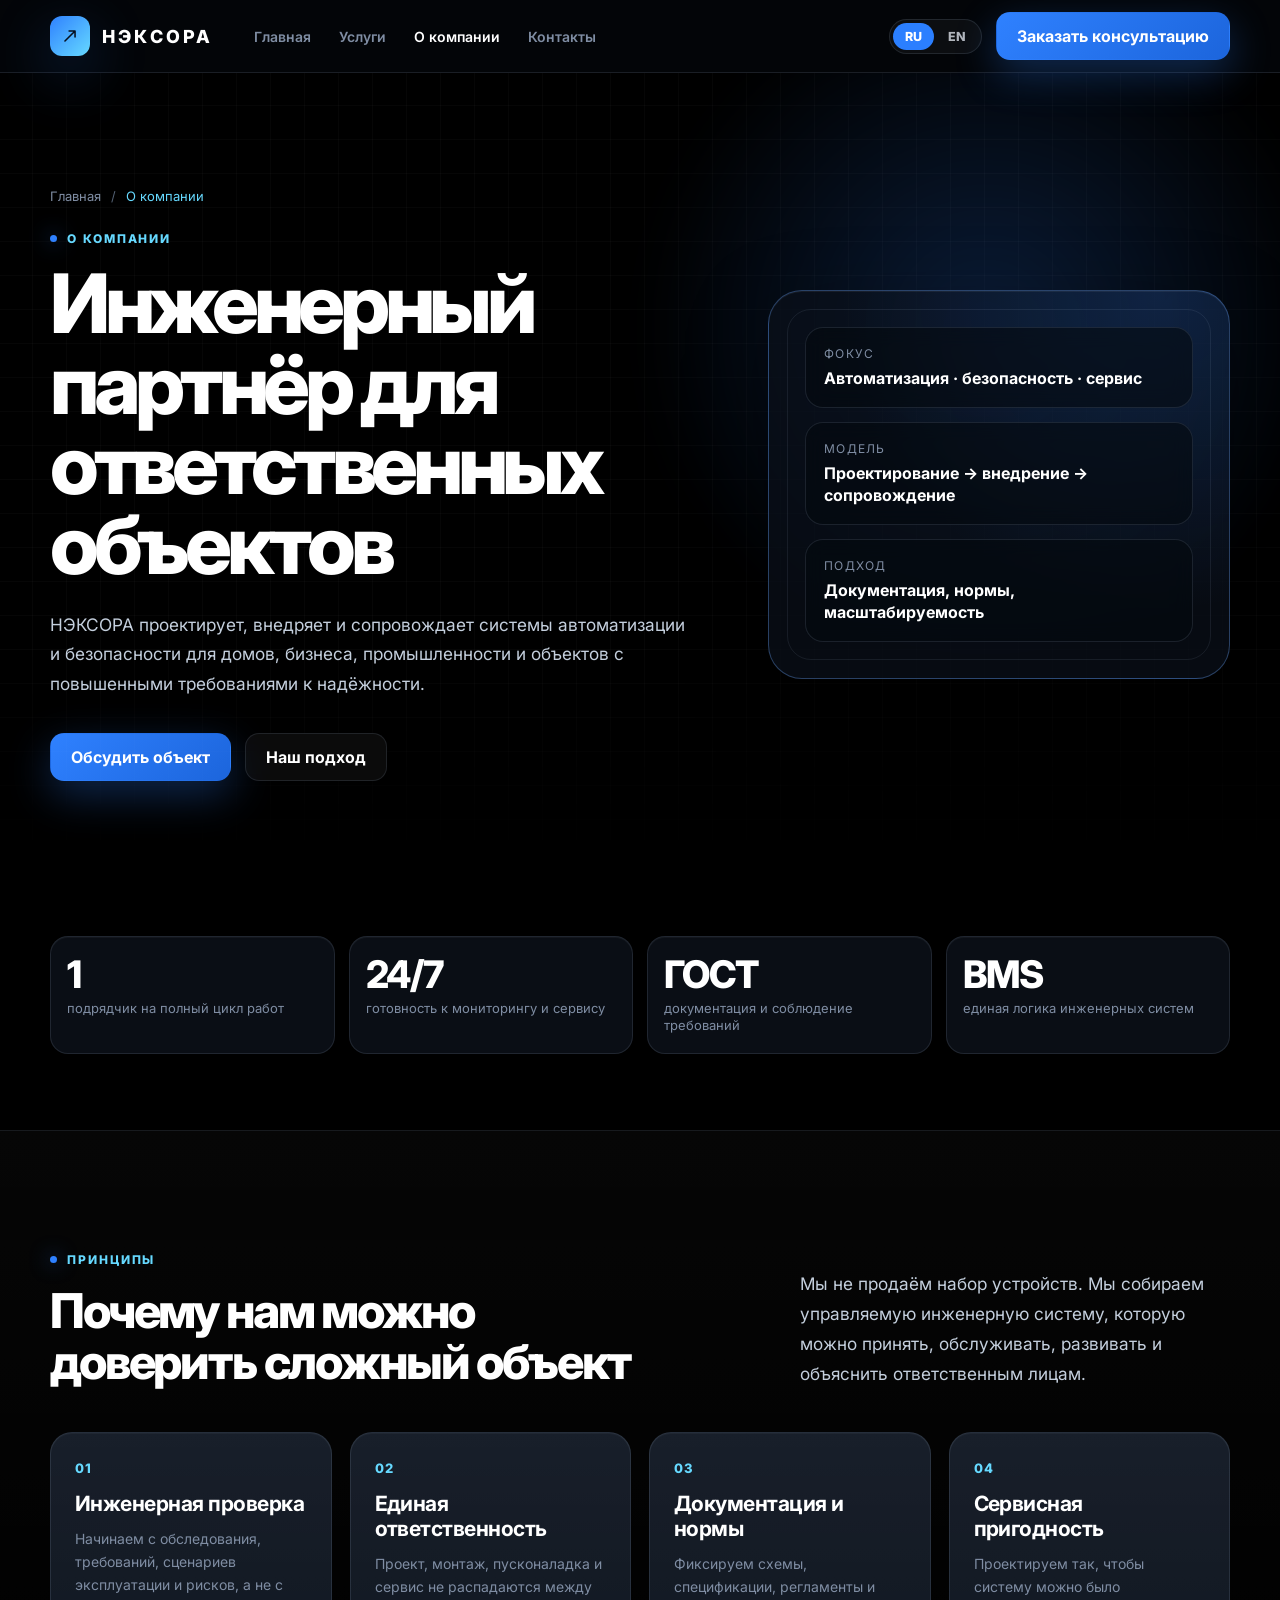
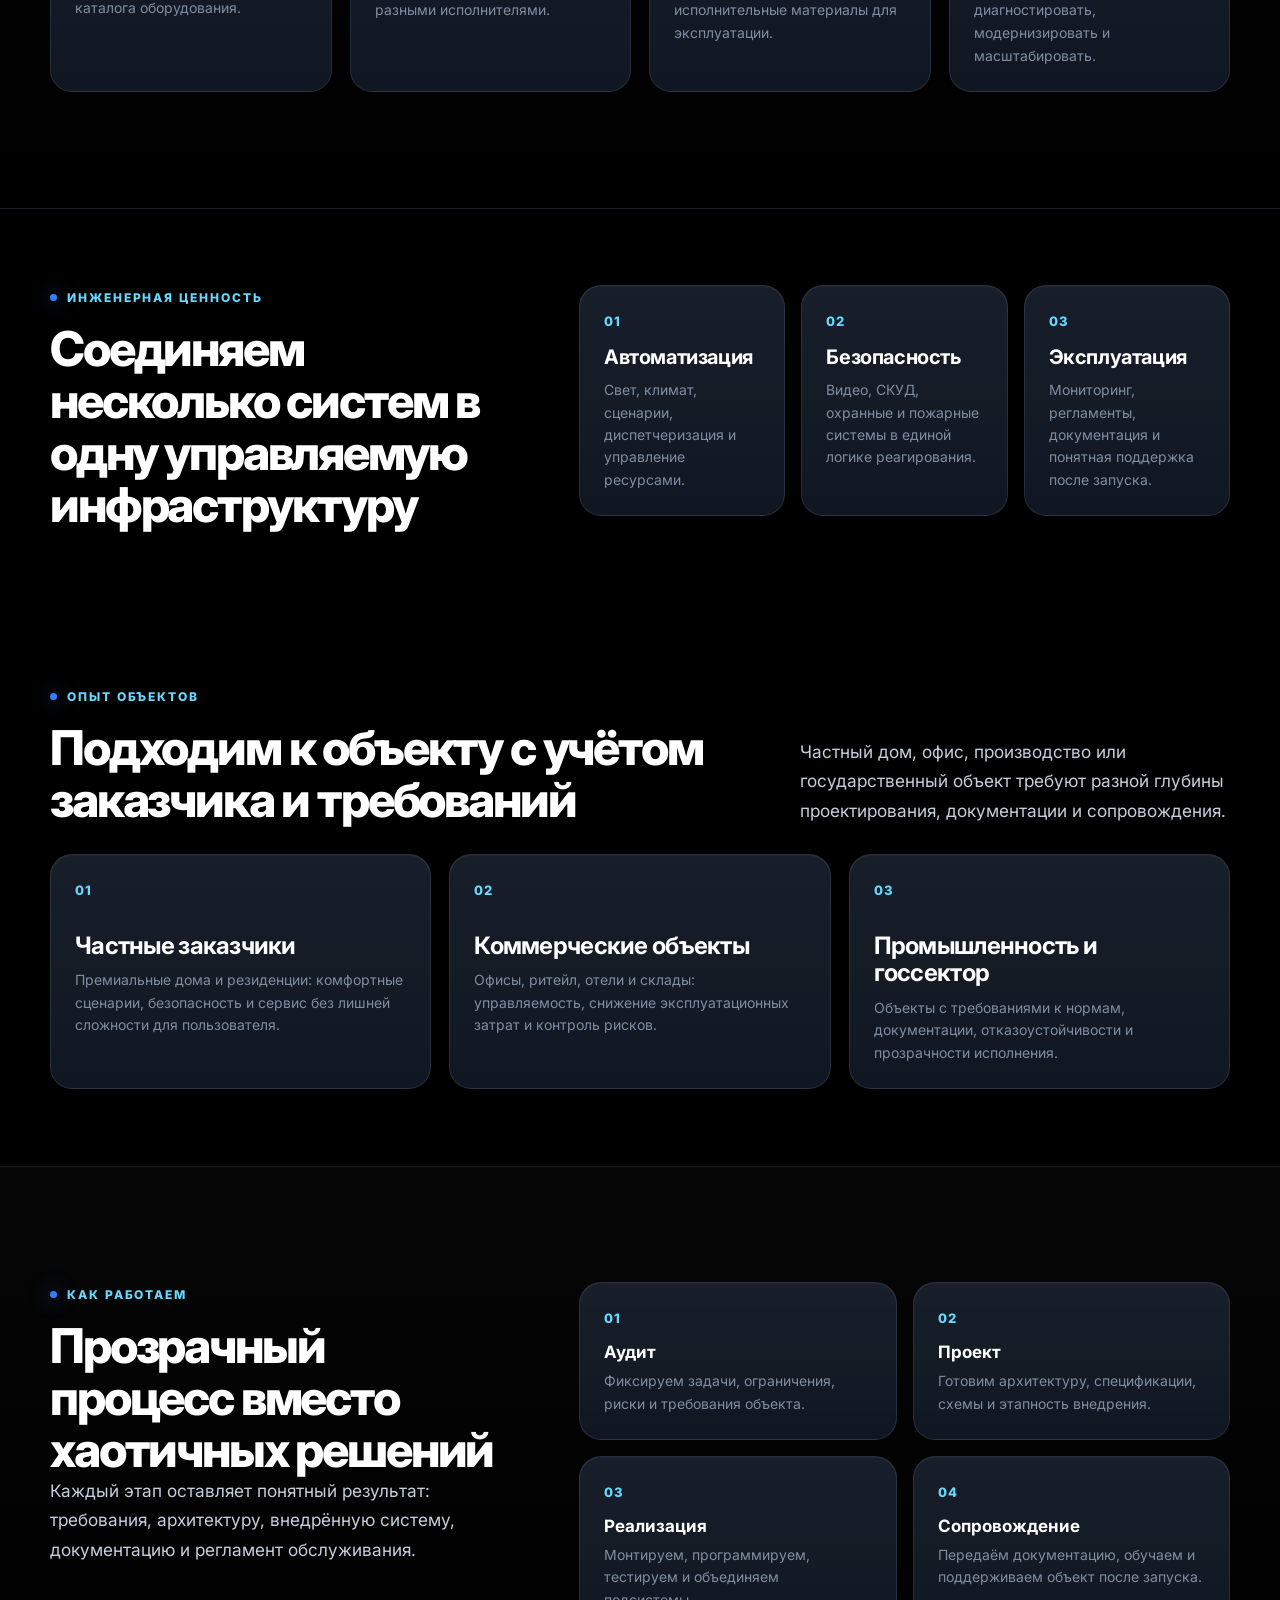
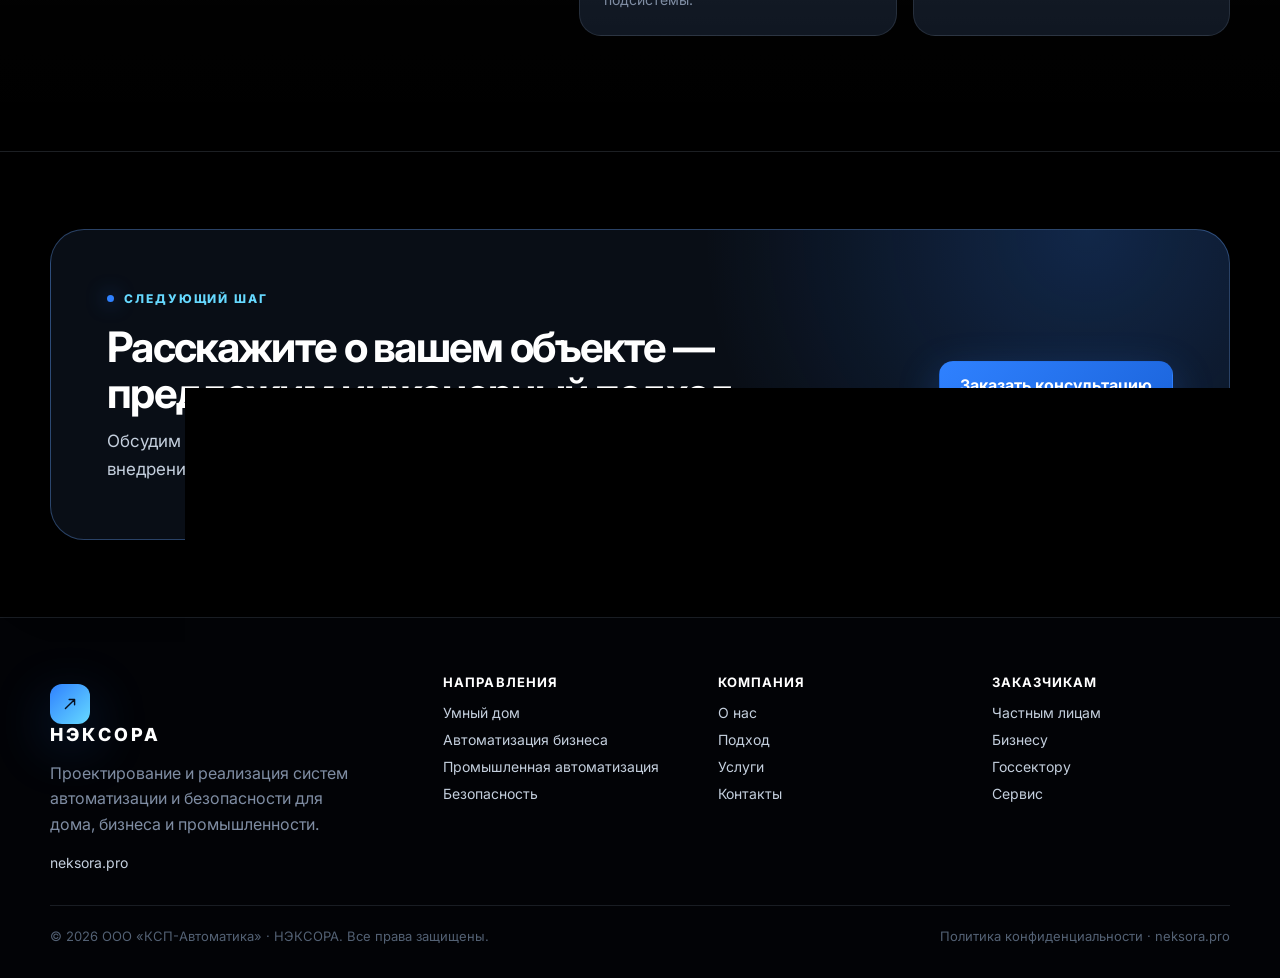
<file: kompaniya.html>
<!DOCTYPE html>
<html lang="ru">
<head>
<meta charset="utf-8">
<meta name="viewport" content="width=device-width,initial-scale=1">
<meta name="description" content="НЭКСОРА — инженерная компания по автоматизации и системам безопасности: проектирование, внедрение, документация и сопровождение объектов.">
<title>О компании — НЭКСОРА</title>
<link rel="preconnect" href="https://fonts.googleapis.com">
<link rel="preconnect" href="https://fonts.gstatic.com" crossorigin>
<link href="https://fonts.googleapis.com/css2?family=Inter:wght@400;500;600;700;800&display=swap" rel="stylesheet">
<link rel="stylesheet" href="neksora.css">
</head>
<body>
<div class="nx-root nx-company-page">

<header class="nx-header">
  <div class="nx-container nx-header__inner">
    <a href="index.html" class="nx-logo" aria-label="НЭКСОРА">
      <span class="nx-logo__mark"><svg width="22" height="22" viewBox="0 0 48 48" fill="none"><path d="M13 35 L35 13 M22 13 L35 13 L35 26" stroke="#06101f" stroke-width="3.4" stroke-linecap="round" stroke-linejoin="round"/></svg></span>
      <span class="nx-logo__text">НЭКСОРА</span>
    </a>
    <nav class="nx-nav" aria-label="Главная навигация">
      <a class="nx-link" href="index.html" data-k="nav0">Главная</a>
      <a class="nx-link" href="uslugi.html" data-k="nav1">Услуги</a>
      <a class="nx-link" href="kompaniya.html" data-k="nav2" aria-current="page">О компании</a>
      <a class="nx-link" href="kontakty.html" data-k="nav3">Контакты</a>
    </nav>
    <div class="nx-headactions">
      <div class="nx-lang" aria-label="Переключение языка">
        <button class="nx-seg" data-lang="ru" type="button">RU</button>
        <button class="nx-seg" data-lang="en" type="button">EN</button>
      </div>
      <a class="nx-cta nx-btn nx-btn--primary" href="kontakty.html" data-k="cta1">Заказать консультацию</a>
    </div>
    <button id="nx-burger" class="nx-burger" aria-label="Menu" aria-expanded="false" type="button">
      <svg id="nx-burger-icon" width="20" height="20" viewBox="0 0 24 24" fill="none"><path d="M4 7h16M4 12h16M4 17h16" stroke="currentColor" stroke-width="1.8" stroke-linecap="round"/></svg>
      <svg id="nx-burger-close" width="20" height="20" viewBox="0 0 24 24" fill="none"><path d="M6 6l12 12M18 6L6 18" stroke="currentColor" stroke-width="1.8" stroke-linecap="round"/></svg>
    </button>
  </div>
  <div id="nx-mobile-menu" class="nx-mobile-menu">
    <div class="nx-container nx-mobile-menu__inner">
      <a data-close-menu href="index.html" data-k="nav0">Главная</a>
      <a data-close-menu href="uslugi.html" data-k="nav1">Услуги</a>
      <a data-close-menu href="kompaniya.html" data-k="nav2">О компании</a>
      <a data-close-menu href="kontakty.html" data-k="nav3">Контакты</a>
      <div class="nx-mobile-menu__actions">
        <div class="nx-lang"><button class="nx-seg" data-lang="ru" type="button">RU</button><button class="nx-seg" data-lang="en" type="button">EN</button></div>
        <a class="nx-cta nx-btn nx-btn--primary" data-close-menu href="kontakty.html" data-k="cta1">Заказать консультацию</a>
      </div>
    </div>
  </div>
</header>

<main id="top">
  <section class="nx-company-hero nx-section">
    <div class="nx-bg-grid" aria-hidden="true"></div>
    <div class="nx-container nx-company-hero__grid">
      <div class="nx-reveal">
        <div class="nx-breadcrumb"><a href="index.html" data-k="nav0">Главная</a><span>/</span><span data-k="nav2">О компании</span></div>
        <div class="nx-eyebrow" data-k="headEyebrow">О компании</div>
        <h1 class="nx-display" data-k="headTitle">Инженерный партнёр для ответственных объектов</h1>
        <p class="nx-lead nx-company-hero__lead" data-k="headSub">НЭКСОРА проектирует, внедряет и сопровождает системы автоматизации и безопасности для домов, бизнеса, промышленности и объектов с повышенными требованиями к надёжности.</p>
        <div class="nx-hero__actions">
          <a class="nx-cta nx-btn nx-btn--primary" href="kontakty.html" data-k="heroCtaPrimary">Обсудить объект</a>
          <a class="nx-ghost nx-btn nx-btn--secondary" href="#principles" data-k="heroCtaSecondary">Наш подход</a>
        </div>
      </div>
      <div class="nx-company-brief nx-reveal" aria-label="Кратко о подходе НЭКСОРА">
        <div class="nx-company-brief__line"><span data-k="brief0l">Фокус</span><strong data-k="brief0v">Автоматизация · безопасность · сервис</strong></div>
        <div class="nx-company-brief__line"><span data-k="brief1l">Модель</span><strong data-k="brief1v">Проектирование → внедрение → сопровождение</strong></div>
        <div class="nx-company-brief__line"><span data-k="brief2l">Подход</span><strong data-k="brief2v">Документация, нормы, масштабируемость</strong></div>
      </div>
    </div>
  </section>

  <section class="nx-section nx-section--tight">
    <div class="nx-container nx-company-stats">
      <div class="nx-proof nx-reveal"><strong data-k="stat0v">1</strong><span data-k="stat0l">подрядчик на полный цикл работ</span></div>
      <div class="nx-proof nx-reveal"><strong data-k="stat1v">24/7</strong><span data-k="stat1l">готовность к мониторингу и сервису</span></div>
      <div class="nx-proof nx-reveal"><strong data-k="stat2v">ГОСТ</strong><span data-k="stat2l">документация и соблюдение требований</span></div>
      <div class="nx-proof nx-reveal"><strong data-k="stat3v">BMS</strong><span data-k="stat3l">единая логика инженерных систем</span></div>
    </div>
  </section>

  <section id="principles" class="nx-section nx-dark-band">
    <div class="nx-container">
      <div class="nx-section-head">
        <div><div class="nx-eyebrow" data-k="princEyebrow">Принципы</div><h2 class="nx-h2" data-k="princTitle">Почему нам можно доверить сложный объект</h2></div>
        <p class="nx-lead" data-k="princSub">Мы не продаём набор устройств. Мы собираем управляемую инженерную систему, которую можно принять, обслуживать, развивать и объяснить ответственным лицам.</p>
      </div>
      <div class="nx-company-principles">
        <article class="nx-company-card nx-reveal"><span>01</span><h3 data-k="pr0title">Инженерная проверка</h3><p data-k="pr0desc">Начинаем с обследования, требований, сценариев эксплуатации и рисков, а не с каталога оборудования.</p></article>
        <article class="nx-company-card nx-reveal"><span>02</span><h3 data-k="pr1title">Единая ответственность</h3><p data-k="pr1desc">Проект, монтаж, пусконаладка и сервис не распадаются между разными исполнителями.</p></article>
        <article class="nx-company-card nx-reveal"><span>03</span><h3 data-k="pr2title">Документация и нормы</h3><p data-k="pr2desc">Фиксируем схемы, спецификации, регламенты и исполнительные материалы для эксплуатации.</p></article>
        <article class="nx-company-card nx-reveal"><span>04</span><h3 data-k="pr3title">Сервисная пригодность</h3><p data-k="pr3desc">Проектируем так, чтобы систему можно было диагностировать, модернизировать и масштабировать.</p></article>
      </div>
    </div>
  </section>

  <section class="nx-section nx-section--tight">
    <div class="nx-container nx-company-value">
      <div class="nx-reveal"><div class="nx-eyebrow" data-k="valueEyebrow">Инженерная ценность</div><h2 class="nx-h2" data-k="valueTitle">Соединяем несколько систем в одну управляемую инфраструктуру</h2></div>
      <div class="nx-company-value__list">
        <div class="nx-evidence-card nx-reveal"><span>01</span><h3 data-k="value0t">Автоматизация</h3><p data-k="value0d">Свет, климат, сценарии, диспетчеризация и управление ресурсами.</p></div>
        <div class="nx-evidence-card nx-reveal"><span>02</span><h3 data-k="value1t">Безопасность</h3><p data-k="value1d">Видео, СКУД, охранные и пожарные системы в единой логике реагирования.</p></div>
        <div class="nx-evidence-card nx-reveal"><span>03</span><h3 data-k="value2t">Эксплуатация</h3><p data-k="value2d">Мониторинг, регламенты, документация и понятная поддержка после запуска.</p></div>
      </div>
    </div>
  </section>

  <section class="nx-section nx-section--tight">
    <div class="nx-container">
      <div class="nx-section-head nx-section-head--compact">
        <div><div class="nx-eyebrow" data-k="audEyebrow">Опыт объектов</div><h2 class="nx-h2" data-k="audTitle">Подходим к объекту с учётом заказчика и требований</h2></div>
        <p class="nx-lead" data-k="audSub">Частный дом, офис, производство или государственный объект требуют разной глубины проектирования, документации и сопровождения.</p>
      </div>
      <div class="nx-audience-grid nx-company-audience">
        <article class="nx-audience-card nx-reveal"><span>01</span><h3 data-k="aud0title">Частные заказчики</h3><p data-k="aud0desc">Премиальные дома и резиденции: комфортные сценарии, безопасность и сервис без лишней сложности для пользователя.</p></article>
        <article class="nx-audience-card nx-reveal"><span>02</span><h3 data-k="aud1title">Коммерческие объекты</h3><p data-k="aud1desc">Офисы, ритейл, отели и склады: управляемость, снижение эксплуатационных затрат и контроль рисков.</p></article>
        <article class="nx-audience-card nx-reveal"><span>03</span><h3 data-k="aud2title">Промышленность и госсектор</h3><p data-k="aud2desc">Объекты с требованиями к нормам, документации, отказоустойчивости и прозрачности исполнения.</p></article>
      </div>
    </div>
  </section>

  <section class="nx-section nx-dark-band">
    <div class="nx-container nx-process-layout">
      <div class="nx-process-copy nx-reveal"><div class="nx-eyebrow" data-k="workEyebrow">Как работаем</div><h2 class="nx-h2" data-k="workTitle">Прозрачный процесс вместо хаотичных решений</h2><p class="nx-lead" data-k="workSub">Каждый этап оставляет понятный результат: требования, архитектуру, внедрённую систему, документацию и регламент обслуживания.</p></div>
      <div class="nx-process-steps">
        <div class="nx-step nx-reveal"><span>01</span><strong data-k="work0t">Аудит</strong><p data-k="work0d">Фиксируем задачи, ограничения, риски и требования объекта.</p></div>
        <div class="nx-step nx-reveal"><span>02</span><strong data-k="work1t">Проект</strong><p data-k="work1d">Готовим архитектуру, спецификации, схемы и этапность внедрения.</p></div>
        <div class="nx-step nx-reveal"><span>03</span><strong data-k="work2t">Реализация</strong><p data-k="work2d">Монтируем, программируем, тестируем и объединяем подсистемы.</p></div>
        <div class="nx-step nx-reveal"><span>04</span><strong data-k="work3t">Сопровождение</strong><p data-k="work3d">Передаём документацию, обучаем и поддерживаем объект после запуска.</p></div>
      </div>
    </div>
  </section>

  <section class="nx-section nx-section--tight">
    <div class="nx-container nx-cta-panel nx-reveal">
      <div><div class="nx-eyebrow" data-k="ctaEyebrow">Следующий шаг</div><h2 data-k="ctaTitle">Расскажите о вашем объекте — предложим инженерный подход</h2><p data-k="ctaSub">Обсудим задачи, ограничения, требования к документации и безопасную архитектуру внедрения.</p></div>
      <a class="nx-cta nx-btn nx-btn--primary" href="kontakty.html" data-k="cta1">Заказать консультацию</a>
    </div>
  </section>
</main>

<footer class="nx-footer">
  <div class="nx-container">
    <div class="nx-footer__grid">
      <div><a class="nx-logo" href="index.html"><span class="nx-logo__mark"><svg width="20" height="20" viewBox="0 0 48 48" fill="none"><path d="M13 35 L35 13 M22 13 L35 13 L35 26" stroke="#06101f" stroke-width="3.4" stroke-linecap="round" stroke-linejoin="round"/></svg></span><span class="nx-logo__text">НЭКСОРА</span></a><p data-k="footTagline">Проектирование и реализация систем автоматизации и безопасности для дома, бизнеса и промышленности.</p><a href="https://neksora.pro">neksora.pro</a></div>
      <div><strong data-k="fc0title">Направления</strong><a href="uslugi.html" data-k="fc0a">Умный дом</a><a href="uslugi.html" data-k="fc0b">Автоматизация бизнеса</a><a href="uslugi.html" data-k="fc0c">Промышленная автоматизация</a><a href="uslugi.html" data-k="fc0d">Безопасность</a></div>
      <div><strong data-k="fc1title">Компания</strong><a href="kompaniya.html" data-k="fc1a">О нас</a><a href="kompaniya.html" data-k="fc1b">Подход</a><a href="uslugi.html" data-k="fc1c">Услуги</a><a href="kontakty.html" data-k="fc1d">Контакты</a></div>
      <div><strong data-k="fc2title">Заказчикам</strong><a href="kontakty.html" data-k="fc2a">Частным лицам</a><a href="kontakty.html" data-k="fc2b">Бизнесу</a><a href="kontakty.html" data-k="fc2c">Госсектору</a><a href="kontakty.html" data-k="fc2d">Сервис</a></div>
    </div>
    <div class="nx-footer__bottom"><span data-k="footCopy">© 2026 ООО «КСП-Автоматика» · НЭКСОРА. Все права защищены.</span><span data-k="footLegal">Политика конфиденциальности · neksora.pro</span></div>
  </div>
</footer>

</div>
<script src="neksora.js"></script>
<script>
window.NX_COPY = {
  ru: {
    pageTitle:'О компании — НЭКСОРА',
    nav0:'Главная',nav1:'Услуги',nav2:'О компании',nav3:'Контакты',cta1:'Заказать консультацию',heroCtaPrimary:'Обсудить объект',heroCtaSecondary:'Наш подход',
    headEyebrow:'О компании',headTitle:'Инженерный партнёр для ответственных объектов',headSub:'НЭКСОРА проектирует, внедряет и сопровождает системы автоматизации и безопасности для домов, бизнеса, промышленности и объектов с повышенными требованиями к надёжности.',
    brief0l:'Фокус',brief0v:'Автоматизация · безопасность · сервис',brief1l:'Модель',brief1v:'Проектирование → внедрение → сопровождение',brief2l:'Подход',brief2v:'Документация, нормы, масштабируемость',
    stat0v:'1',stat0l:'подрядчик на полный цикл работ',stat1v:'24/7',stat1l:'готовность к мониторингу и сервису',stat2v:'ГОСТ',stat2l:'документация и соблюдение требований',stat3v:'BMS',stat3l:'единая логика инженерных систем',
    princEyebrow:'Принципы',princTitle:'Почему нам можно доверить сложный объект',princSub:'Мы не продаём набор устройств. Мы собираем управляемую инженерную систему, которую можно принять, обслуживать, развивать и объяснить ответственным лицам.',pr0title:'Инженерная проверка',pr0desc:'Начинаем с обследования, требований, сценариев эксплуатации и рисков, а не с каталога оборудования.',pr1title:'Единая ответственность',pr1desc:'Проект, монтаж, пусконаладка и сервис не распадаются между разными исполнителями.',pr2title:'Документация и нормы',pr2desc:'Фиксируем схемы, спецификации, регламенты и исполнительные материалы для эксплуатации.',pr3title:'Сервисная пригодность',pr3desc:'Проектируем так, чтобы систему можно было диагностировать, модернизировать и масштабировать.',
    valueEyebrow:'Инженерная ценность',valueTitle:'Соединяем несколько систем в одну управляемую инфраструктуру',value0t:'Автоматизация',value0d:'Свет, климат, сценарии, диспетчеризация и управление ресурсами.',value1t:'Безопасность',value1d:'Видео, СКУД, охранные и пожарные системы в единой логике реагирования.',value2t:'Эксплуатация',value2d:'Мониторинг, регламенты, документация и понятная поддержка после запуска.',
    audEyebrow:'Опыт объектов',audTitle:'Подходим к объекту с учётом заказчика и требований',audSub:'Частный дом, офис, производство или государственный объект требуют разной глубины проектирования, документации и сопровождения.',aud0title:'Частные заказчики',aud0desc:'Премиальные дома и резиденции: комфортные сценарии, безопасность и сервис без лишней сложности для пользователя.',aud1title:'Коммерческие объекты',aud1desc:'Офисы, ритейл, отели и склады: управляемость, снижение эксплуатационных затрат и контроль рисков.',aud2title:'Промышленность и госсектор',aud2desc:'Объекты с требованиями к нормам, документации, отказоустойчивости и прозрачности исполнения.',
    workEyebrow:'Как работаем',workTitle:'Прозрачный процесс вместо хаотичных решений',workSub:'Каждый этап оставляет понятный результат: требования, архитектуру, внедрённую систему, документацию и регламент обслуживания.',work0t:'Аудит',work0d:'Фиксируем задачи, ограничения, риски и требования объекта.',work1t:'Проект',work1d:'Готовим архитектуру, спецификации, схемы и этапность внедрения.',work2t:'Реализация',work2d:'Монтируем, программируем, тестируем и объединяем подсистемы.',work3t:'Сопровождение',work3d:'Передаём документацию, обучаем и поддерживаем объект после запуска.',
    ctaEyebrow:'Следующий шаг',ctaTitle:'Расскажите о вашем объекте — предложим инженерный подход',ctaSub:'Обсудим задачи, ограничения, требования к документации и безопасную архитектуру внедрения.',
    footTagline:'Проектирование и реализация систем автоматизации и безопасности для дома, бизнеса и промышленности.',fc0title:'Направления',fc0a:'Умный дом',fc0b:'Автоматизация бизнеса',fc0c:'Промышленная автоматизация',fc0d:'Безопасность',fc1title:'Компания',fc1a:'О нас',fc1b:'Подход',fc1c:'Услуги',fc1d:'Контакты',fc2title:'Заказчикам',fc2a:'Частным лицам',fc2b:'Бизнесу',fc2c:'Госсектору',fc2d:'Сервис',footCopy:'© 2026 ООО «КСП-Автоматика» · НЭКСОРА. Все права защищены.',footLegal:'Политика конфиденциальности · neksora.pro'
  },
  en: {
    pageTitle:'About — NEKSORA',
    nav0:'Home',nav1:'Services',nav2:'About',nav3:'Contact',cta1:'Request a consultation',heroCtaPrimary:'Discuss a facility',heroCtaSecondary:'Our approach',
    headEyebrow:'About',headTitle:'Engineering partner for responsible facilities',headSub:'NEKSORA designs, deploys and supports automation and security systems for homes, business, industry and facilities with high reliability requirements.',
    brief0l:'Focus',brief0v:'Automation · security · service',brief1l:'Model',brief1v:'Design → deployment → support',brief2l:'Approach',brief2v:'Documentation, standards, scalability',
    stat0v:'1',stat0l:'contractor for the full work cycle',stat1v:'24/7',stat1l:'monitoring and service readiness',stat2v:'GOST',stat2l:'documentation and compliance',stat3v:'BMS',stat3l:'unified logic for engineering systems',
    princEyebrow:'Principles',princTitle:'Why complex facilities can trust us',princSub:'We do not sell a set of devices. We assemble a manageable engineering system that can be accepted, serviced, developed and explained to responsible stakeholders.',pr0title:'Engineering validation',pr0desc:'We start with survey, requirements, operating scenarios and risks — not with an equipment catalogue.',pr1title:'Single responsibility',pr1desc:'Design, installation, commissioning and service do not split between unrelated contractors.',pr2title:'Documentation and standards',pr2desc:'We record diagrams, specifications, regulations and as-built materials for operation.',pr3title:'Service-ready systems',pr3desc:'We design so the system can be diagnosed, upgraded and scaled.',
    valueEyebrow:'Engineering value',valueTitle:'We connect multiple systems into one manageable infrastructure',value0t:'Automation',value0d:'Lighting, climate, scenes, dispatching and resource control.',value1t:'Security',value1d:'Video, access control, intrusion and fire systems in one response logic.',value2t:'Operation',value2d:'Monitoring, regulations, documentation and clear support after launch.',
    audEyebrow:'Facility experience',audTitle:'We adapt to client type and requirements',audSub:'A private home, office, production site or public-sector facility requires different design depth, documentation and support.',aud0title:'Private clients',aud0desc:'Premium homes and residences: comfort scenes, safety and service without unnecessary user complexity.',aud1title:'Commercial facilities',aud1desc:'Offices, retail, hotels and warehouses: control, lower operating costs and risk management.',aud2title:'Industry and public sector',aud2desc:'Facilities with requirements for standards, documentation, fault tolerance and transparent execution.',
    workEyebrow:'How we work',workTitle:'A transparent process instead of chaotic decisions',workSub:'Each stage leaves a clear result: requirements, architecture, deployed system, documentation and maintenance regulations.',work0t:'Audit',work0d:'We capture goals, limits, risks and facility requirements.',work1t:'Design',work1d:'We prepare architecture, specifications, diagrams and implementation stages.',work2t:'Deployment',work2d:'We install, program, test and connect subsystems.',work3t:'Support',work3d:'We hand over documentation, train teams and support the facility after launch.',
    ctaEyebrow:'Next step',ctaTitle:'Tell us about your facility — we will suggest an engineering approach',ctaSub:'We will discuss goals, limits, documentation requirements and a safe deployment architecture.',
    footTagline:'Design and delivery of automation and security systems for home, business and industry.',fc0title:'Directions',fc0a:'Smart home',fc0b:'Business automation',fc0c:'Industrial automation',fc0d:'Security',fc1title:'Company',fc1a:'About',fc1b:'Approach',fc1c:'Services',fc1d:'Contact',fc2title:'Clients',fc2a:'Private',fc2b:'Business',fc2c:'Public sector',fc2d:'Service',footCopy:'© 2026 KSP-Avtomatika LLC · NEKSORA. All rights reserved.',footLegal:'Privacy policy · neksora.pro'
  }
};
</script>
</body>
</html>
</file>
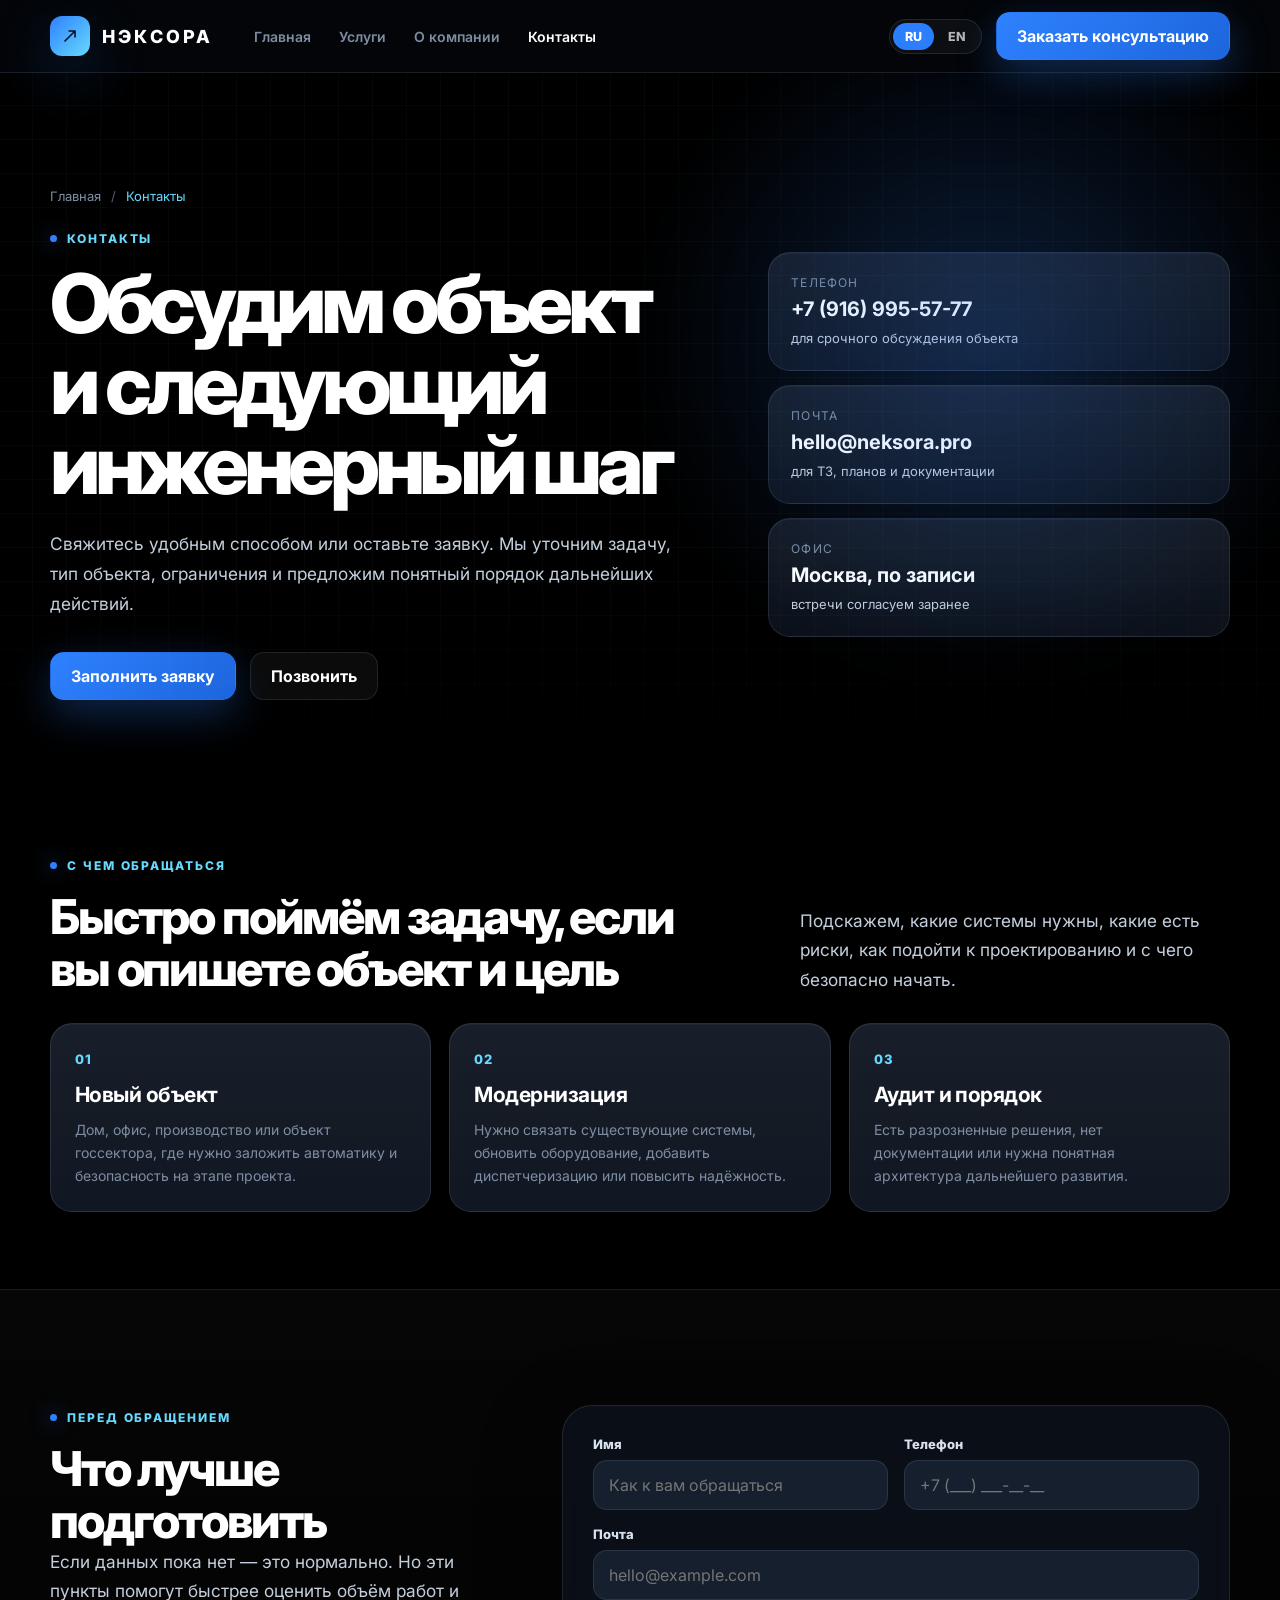
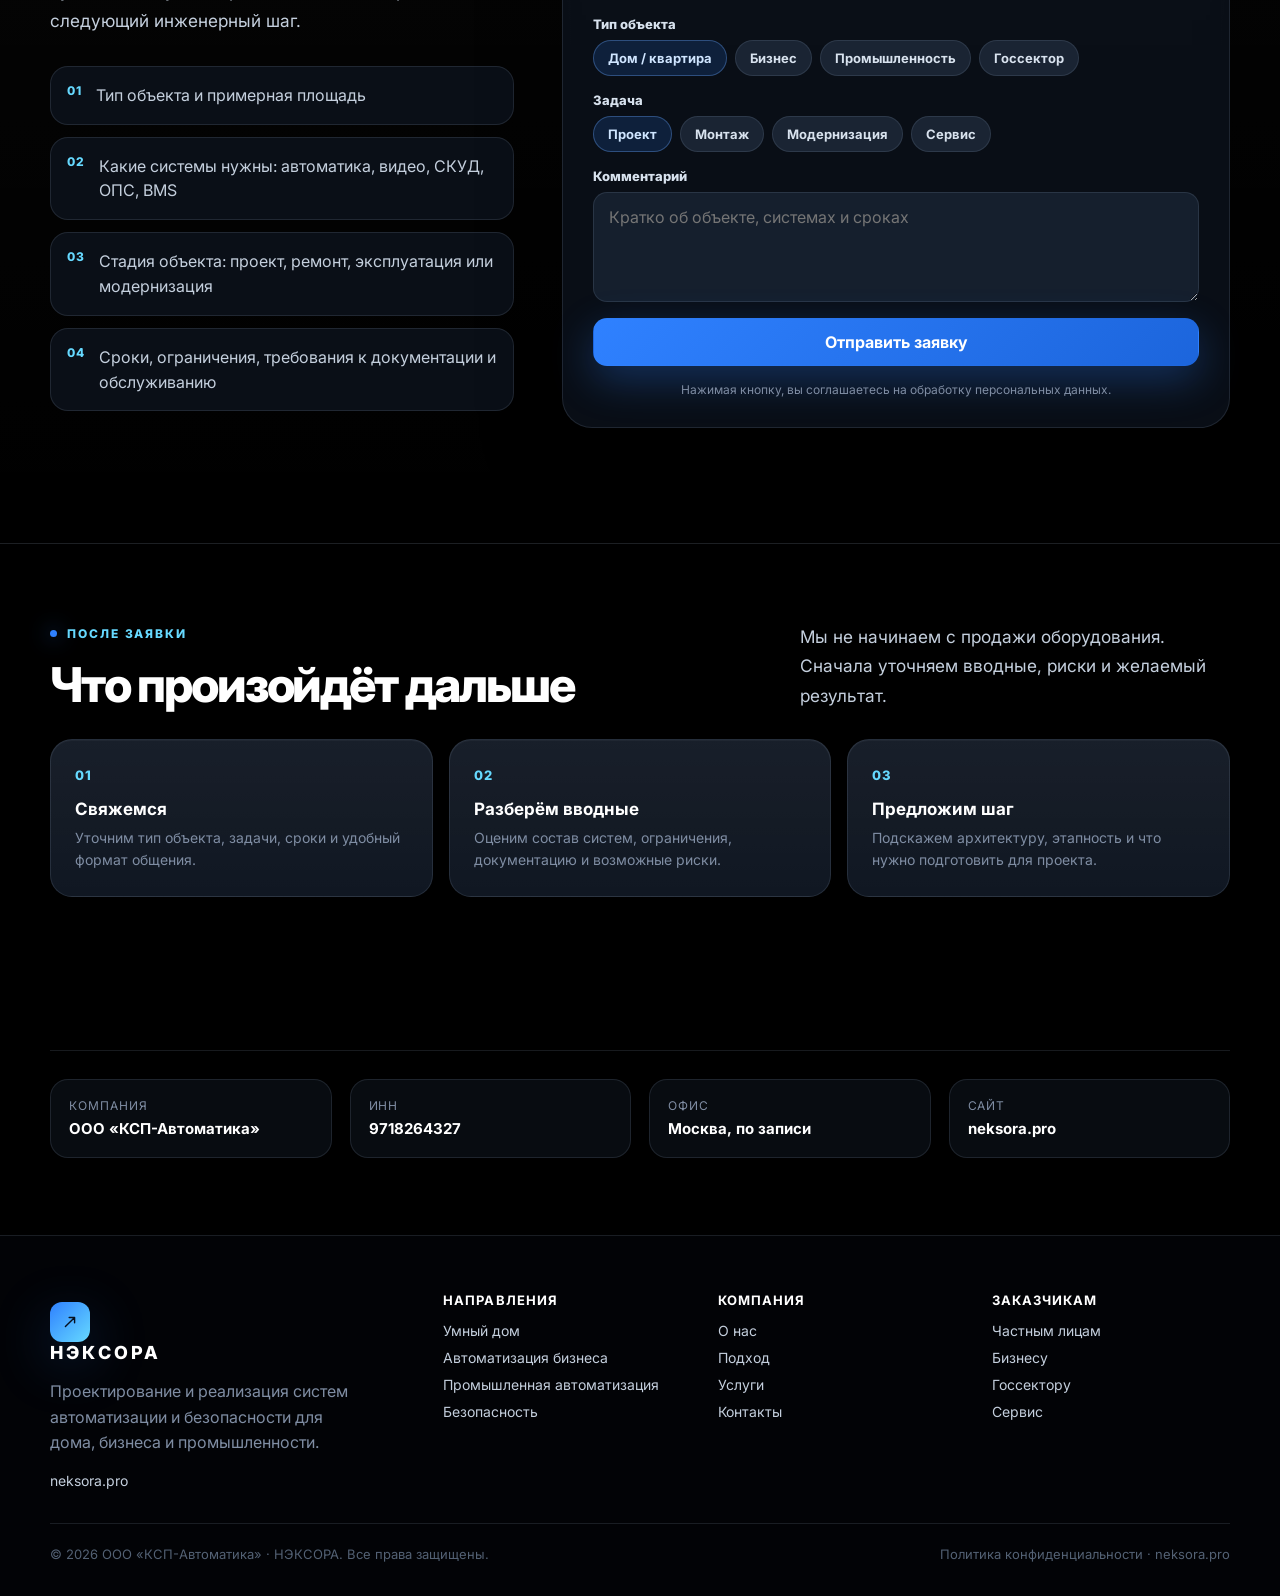
<file: kontakty.html>
<!DOCTYPE html>
<html lang="ru">
<head>
<meta charset="utf-8">
<meta name="viewport" content="width=device-width,initial-scale=1">
<meta name="description" content="Контакты НЭКСОРА: телефон, почта, офис в Москве и заявка на инженерную консультацию по автоматизации и системам безопасности.">
<title>Контакты — НЭКСОРА</title>
<link rel="preconnect" href="https://fonts.googleapis.com">
<link rel="preconnect" href="https://fonts.gstatic.com" crossorigin>
<link href="https://fonts.googleapis.com/css2?family=Inter:wght@400;500;600;700;800&display=swap" rel="stylesheet">
<link rel="stylesheet" href="neksora.css">
</head>
<body>
<div class="nx-root nx-contact-page">

<header class="nx-header">
  <div class="nx-container nx-header__inner">
    <a href="index.html" class="nx-logo" aria-label="НЭКСОРА">
      <span class="nx-logo__mark"><svg width="22" height="22" viewBox="0 0 48 48" fill="none"><path d="M13 35 L35 13 M22 13 L35 13 L35 26" stroke="#06101f" stroke-width="3.4" stroke-linecap="round" stroke-linejoin="round"/></svg></span>
      <span class="nx-logo__text">НЭКСОРА</span>
    </a>
    <nav class="nx-nav" aria-label="Главная навигация">
      <a class="nx-link" href="index.html" data-k="nav0">Главная</a>
      <a class="nx-link" href="uslugi.html" data-k="nav1">Услуги</a>
      <a class="nx-link" href="kompaniya.html" data-k="nav2">О компании</a>
      <a class="nx-link" href="kontakty.html" data-k="nav3" aria-current="page">Контакты</a>
    </nav>
    <div class="nx-headactions">
      <div class="nx-lang" aria-label="Переключение языка">
        <button class="nx-seg" data-lang="ru" type="button">RU</button>
        <button class="nx-seg" data-lang="en" type="button">EN</button>
      </div>
      <a class="nx-cta nx-btn nx-btn--primary" href="#request" data-k="cta1">Заказать консультацию</a>
    </div>
    <button id="nx-burger" class="nx-burger" aria-label="Menu" aria-expanded="false" type="button">
      <svg id="nx-burger-icon" width="20" height="20" viewBox="0 0 24 24" fill="none"><path d="M4 7h16M4 12h16M4 17h16" stroke="currentColor" stroke-width="1.8" stroke-linecap="round"/></svg>
      <svg id="nx-burger-close" width="20" height="20" viewBox="0 0 24 24" fill="none"><path d="M6 6l12 12M18 6L6 18" stroke="currentColor" stroke-width="1.8" stroke-linecap="round"/></svg>
    </button>
  </div>
  <div id="nx-mobile-menu" class="nx-mobile-menu">
    <div class="nx-container nx-mobile-menu__inner">
      <a data-close-menu href="index.html" data-k="nav0">Главная</a>
      <a data-close-menu href="uslugi.html" data-k="nav1">Услуги</a>
      <a data-close-menu href="kompaniya.html" data-k="nav2">О компании</a>
      <a data-close-menu href="kontakty.html" data-k="nav3">Контакты</a>
      <div class="nx-mobile-menu__actions">
        <div class="nx-lang"><button class="nx-seg" data-lang="ru" type="button">RU</button><button class="nx-seg" data-lang="en" type="button">EN</button></div>
        <a class="nx-cta nx-btn nx-btn--primary" data-close-menu href="#request" data-k="cta1">Заказать консультацию</a>
      </div>
    </div>
  </div>
</header>

<main id="top">
  <section class="nx-contact-hero nx-section">
    <div class="nx-bg-grid" aria-hidden="true"></div>
    <div class="nx-container nx-contact-hero__grid">
      <div class="nx-reveal">
        <div class="nx-breadcrumb"><a href="index.html" data-k="nav0">Главная</a><span>/</span><span data-k="nav3">Контакты</span></div>
        <div class="nx-eyebrow" data-k="headEyebrow">Контакты</div>
        <h1 class="nx-display" data-k="headTitle">Обсудим объект и следующий инженерный шаг</h1>
        <p class="nx-lead nx-contact-hero__lead" data-k="headSub">Свяжитесь удобным способом или оставьте заявку. Мы уточним задачу, тип объекта, ограничения и предложим понятный порядок дальнейших действий.</p>
        <div class="nx-hero__actions">
          <a class="nx-cta nx-btn nx-btn--primary" href="#request" data-k="heroCtaPrimary">Заполнить заявку</a>
          <a class="nx-ghost nx-btn nx-btn--secondary" href="tel:+79169955777" data-k="heroCtaSecondary">Позвонить</a>
        </div>
      </div>
      <div class="nx-contact-direct nx-reveal" aria-label="Каналы связи">
        <a class="nx-contact-card" href="tel:+79169955777"><span data-k="con0l">Телефон</span><strong data-k="con0v">+7 (916) 995-57-77</strong><small data-k="con0h">для срочного обсуждения объекта</small></a>
        <a class="nx-contact-card" href="mailto:hello@neksora.pro"><span data-k="con1l">Почта</span><strong data-k="con1v">hello@neksora.pro</strong><small data-k="con1h">для ТЗ, планов и документации</small></a>
        <div class="nx-contact-card"><span data-k="con2l">Офис</span><strong data-k="con2v">Москва, по записи</strong><small data-k="con2h">встречи согласуем заранее</small></div>
      </div>
    </div>
  </section>

  <section class="nx-section nx-section--tight">
    <div class="nx-container nx-contact-help">
      <div class="nx-section-head nx-section-head--compact">
        <div><div class="nx-eyebrow" data-k="helpEyebrow">С чем обращаться</div><h2 class="nx-h2" data-k="helpTitle">Быстро поймём задачу, если вы опишете объект и цель</h2></div>
        <p class="nx-lead" data-k="helpSub">Подскажем, какие системы нужны, какие есть риски, как подойти к проектированию и с чего безопасно начать.</p>
      </div>
      <div class="nx-contact-help__grid">
        <article class="nx-company-card nx-reveal"><span>01</span><h3 data-k="help0t">Новый объект</h3><p data-k="help0d">Дом, офис, производство или объект госсектора, где нужно заложить автоматику и безопасность на этапе проекта.</p></article>
        <article class="nx-company-card nx-reveal"><span>02</span><h3 data-k="help1t">Модернизация</h3><p data-k="help1d">Нужно связать существующие системы, обновить оборудование, добавить диспетчеризацию или повысить надёжность.</p></article>
        <article class="nx-company-card nx-reveal"><span>03</span><h3 data-k="help2t">Аудит и порядок</h3><p data-k="help2d">Есть разрозненные решения, нет документации или нужна понятная архитектура дальнейшего развития.</p></article>
      </div>
    </div>
  </section>

  <section id="request" class="nx-section nx-dark-band">
    <div class="nx-container nx-contact-request">
      <div class="nx-reveal">
        <div class="nx-eyebrow" data-k="prepEyebrow">Перед обращением</div>
        <h2 class="nx-h2" data-k="prepTitle">Что лучше подготовить</h2>
        <p class="nx-lead" data-k="prepSub">Если данных пока нет — это нормально. Но эти пункты помогут быстрее оценить объём работ и следующий инженерный шаг.</p>
        <div class="nx-contact-checklist">
          <div><span>01</span><p data-k="prep0">Тип объекта и примерная площадь</p></div>
          <div><span>02</span><p data-k="prep1">Какие системы нужны: автоматика, видео, СКУД, ОПС, BMS</p></div>
          <div><span>03</span><p data-k="prep2">Стадия объекта: проект, ремонт, эксплуатация или модернизация</p></div>
          <div><span>04</span><p data-k="prep3">Сроки, ограничения, требования к документации и обслуживанию</p></div>
        </div>
      </div>
      <div class="nx-form-card nx-reveal">
        <div id="form-panel">
          <div class="nx-form-grid">
            <label class="nx-field"><span data-k="fName">Имя</span><input id="f-name" class="nx-in" data-kp="fNamePh" placeholder="Как к вам обращаться"></label>
            <label class="nx-field"><span data-k="fPhone">Телефон</span><input id="f-phone" class="nx-in" placeholder="+7 (___) ___-__-__"><em id="phone-err" data-k="fPhoneErr">Укажите контактный телефон</em></label>
            <label class="nx-field nx-field--full"><span data-k="fEmail">Почта</span><input id="f-email" class="nx-in" type="email" placeholder="hello@example.com"></label>
            <div class="nx-field nx-field--full"><span data-k="fType">Тип объекта</span><div class="nx-type-pills" id="obj-types"><button class="nx-seg obj-type-btn active-type" data-idx="0" type="button" data-k="ot0">Дом / квартира</button><button class="nx-seg obj-type-btn" data-idx="1" type="button" data-k="ot1">Бизнес</button><button class="nx-seg obj-type-btn" data-idx="2" type="button" data-k="ot2">Промышленность</button><button class="nx-seg obj-type-btn" data-idx="3" type="button" data-k="ot3">Госсектор</button></div></div>
            <div class="nx-field nx-field--full"><span data-k="fTask">Задача</span><div class="nx-type-pills" id="task-types"><button class="nx-seg task-type-btn active-type" type="button" data-k="task0">Проект</button><button class="nx-seg task-type-btn" type="button" data-k="task1">Монтаж</button><button class="nx-seg task-type-btn" type="button" data-k="task2">Модернизация</button><button class="nx-seg task-type-btn" type="button" data-k="task3">Сервис</button></div></div>
            <label class="nx-field nx-field--full"><span data-k="fMsg">Комментарий</span><textarea id="f-msg" class="nx-in" data-kp="fMsgPh" placeholder="Кратко об объекте, системах и сроках" rows="4"></textarea></label>
            <button id="form-submit" class="nx-cta nx-btn nx-btn--primary nx-field--full" type="button" data-k="fSubmit">Отправить заявку</button>
            <p class="nx-form-note nx-field--full" data-k="fPrivacy">Нажимая кнопку, вы соглашаетесь на обработку персональных данных.</p>
          </div>
        </div>
        <div id="form-success" class="nx-success">
          <div class="nx-success__icon"><svg width="30" height="30" viewBox="0 0 24 24" fill="none"><path d="M5 12.5l4 4 10-11" stroke="currentColor" stroke-width="2.4" stroke-linecap="round" stroke-linejoin="round"/></svg></div>
          <h3 data-k="okTitle">Заявка отправлена</h3>
          <p data-k="okText">Спасибо! Свяжемся с вами в течение рабочего дня и обсудим детали проекта.</p>
          <button id="form-reset" class="nx-ghost nx-btn nx-btn--secondary" type="button" data-k="okReset">Отправить ещё одну</button>
        </div>
      </div>
    </div>
  </section>

  <section class="nx-section nx-section--tight">
    <div class="nx-container">
      <div class="nx-section-head nx-section-head--compact">
        <div><div class="nx-eyebrow" data-k="nextEyebrow">После заявки</div><h2 class="nx-h2" data-k="nextTitle">Что произойдёт дальше</h2></div>
        <p class="nx-lead" data-k="nextSub">Мы не начинаем с продажи оборудования. Сначала уточняем вводные, риски и желаемый результат.</p>
      </div>
      <div class="nx-contact-next">
        <div class="nx-step nx-reveal"><span>01</span><strong data-k="next0t">Свяжемся</strong><p data-k="next0d">Уточним тип объекта, задачи, сроки и удобный формат общения.</p></div>
        <div class="nx-step nx-reveal"><span>02</span><strong data-k="next1t">Разберём вводные</strong><p data-k="next1d">Оценим состав систем, ограничения, документацию и возможные риски.</p></div>
        <div class="nx-step nx-reveal"><span>03</span><strong data-k="next2t">Предложим шаг</strong><p data-k="next2d">Подскажем архитектуру, этапность и что нужно подготовить для проекта.</p></div>
      </div>
    </div>
  </section>

  <section class="nx-section nx-section--tight">
    <div class="nx-container nx-contact-requisites nx-reveal">
      <div><span data-k="req0l">Компания</span><strong data-k="req0v">ООО «КСП-Автоматика»</strong></div>
      <div><span data-k="req1l">ИНН</span><strong data-k="req1v">9718264327</strong></div>
      <div><span data-k="req2l">Офис</span><strong data-k="req2v">Москва, по записи</strong></div>
      <div><span data-k="req3l">Сайт</span><strong data-k="req3v">neksora.pro</strong></div>
    </div>
  </section>
</main>

<footer class="nx-footer">
  <div class="nx-container">
    <div class="nx-footer__grid">
      <div><a class="nx-logo" href="index.html"><span class="nx-logo__mark"><svg width="20" height="20" viewBox="0 0 48 48" fill="none"><path d="M13 35 L35 13 M22 13 L35 13 L35 26" stroke="#06101f" stroke-width="3.4" stroke-linecap="round" stroke-linejoin="round"/></svg></span><span class="nx-logo__text">НЭКСОРА</span></a><p data-k="footTagline">Проектирование и реализация систем автоматизации и безопасности для дома, бизнеса и промышленности.</p><a href="https://neksora.pro">neksora.pro</a></div>
      <div><strong data-k="fc0title">Направления</strong><a href="uslugi.html" data-k="fc0a">Умный дом</a><a href="uslugi.html" data-k="fc0b">Автоматизация бизнеса</a><a href="uslugi.html" data-k="fc0c">Промышленная автоматизация</a><a href="uslugi.html" data-k="fc0d">Безопасность</a></div>
      <div><strong data-k="fc1title">Компания</strong><a href="kompaniya.html" data-k="fc1a">О нас</a><a href="kompaniya.html" data-k="fc1b">Подход</a><a href="uslugi.html" data-k="fc1c">Услуги</a><a href="kontakty.html" data-k="fc1d">Контакты</a></div>
      <div><strong data-k="fc2title">Заказчикам</strong><a href="kontakty.html" data-k="fc2a">Частным лицам</a><a href="kontakty.html" data-k="fc2b">Бизнесу</a><a href="kontakty.html" data-k="fc2c">Госсектору</a><a href="kontakty.html" data-k="fc2d">Сервис</a></div>
    </div>
    <div class="nx-footer__bottom"><span data-k="footCopy">© 2026 ООО «КСП-Автоматика» · НЭКСОРА. Все права защищены.</span><span data-k="footLegal">Политика конфиденциальности · neksora.pro</span></div>
  </div>
</footer>

</div>
<script src="neksora.js"></script>
<script>
window.NX_COPY = {
  ru: {
    pageTitle:'Контакты — НЭКСОРА',nav0:'Главная',nav1:'Услуги',nav2:'О компании',nav3:'Контакты',cta1:'Заказать консультацию',heroCtaPrimary:'Заполнить заявку',heroCtaSecondary:'Позвонить',
    headEyebrow:'Контакты',headTitle:'Обсудим объект и следующий инженерный шаг',headSub:'Свяжитесь удобным способом или оставьте заявку. Мы уточним задачу, тип объекта, ограничения и предложим понятный порядок дальнейших действий.',
    con0l:'Телефон',con0v:'+7 (916) 995-57-77',con0h:'для срочного обсуждения объекта',con1l:'Почта',con1v:'hello@neksora.pro',con1h:'для ТЗ, планов и документации',con2l:'Офис',con2v:'Москва, по записи',con2h:'встречи согласуем заранее',
    helpEyebrow:'С чем обращаться',helpTitle:'Быстро поймём задачу, если вы опишете объект и цель',helpSub:'Подскажем, какие системы нужны, какие есть риски, как подойти к проектированию и с чего безопасно начать.',help0t:'Новый объект',help0d:'Дом, офис, производство или объект госсектора, где нужно заложить автоматику и безопасность на этапе проекта.',help1t:'Модернизация',help1d:'Нужно связать существующие системы, обновить оборудование, добавить диспетчеризацию или повысить надёжность.',help2t:'Аудит и порядок',help2d:'Есть разрозненные решения, нет документации или нужна понятная архитектура дальнейшего развития.',
    prepEyebrow:'Перед обращением',prepTitle:'Что лучше подготовить',prepSub:'Если данных пока нет — это нормально. Но эти пункты помогут быстрее оценить объём работ и следующий инженерный шаг.',prep0:'Тип объекта и примерная площадь',prep1:'Какие системы нужны: автоматика, видео, СКУД, ОПС, BMS',prep2:'Стадия объекта: проект, ремонт, эксплуатация или модернизация',prep3:'Сроки, ограничения, требования к документации и обслуживанию',
    fName:'Имя',fNamePh:'Как к вам обращаться',fPhone:'Телефон',fPhoneErr:'Укажите контактный телефон',fEmail:'Почта',fType:'Тип объекта',ot0:'Дом / квартира',ot1:'Бизнес',ot2:'Промышленность',ot3:'Госсектор',fTask:'Задача',task0:'Проект',task1:'Монтаж',task2:'Модернизация',task3:'Сервис',fMsg:'Комментарий',fMsgPh:'Кратко об объекте, системах и сроках',fSubmit:'Отправить заявку',fPrivacy:'Нажимая кнопку, вы соглашаетесь на обработку персональных данных.',okTitle:'Заявка отправлена',okText:'Спасибо! Свяжемся с вами в течение рабочего дня и обсудим детали проекта.',okReset:'Отправить ещё одну',
    nextEyebrow:'После заявки',nextTitle:'Что произойдёт дальше',nextSub:'Мы не начинаем с продажи оборудования. Сначала уточняем вводные, риски и желаемый результат.',next0t:'Свяжемся',next0d:'Уточним тип объекта, задачи, сроки и удобный формат общения.',next1t:'Разберём вводные',next1d:'Оценим состав систем, ограничения, документацию и возможные риски.',next2t:'Предложим шаг',next2d:'Подскажем архитектуру, этапность и что нужно подготовить для проекта.',
    req0l:'Компания',req0v:'ООО «КСП-Автоматика»',req1l:'ИНН',req1v:'9718264327',req2l:'Офис',req2v:'Москва, по записи',req3l:'Сайт',req3v:'neksora.pro',
    footTagline:'Проектирование и реализация систем автоматизации и безопасности для дома, бизнеса и промышленности.',fc0title:'Направления',fc0a:'Умный дом',fc0b:'Автоматизация бизнеса',fc0c:'Промышленная автоматизация',fc0d:'Безопасность',fc1title:'Компания',fc1a:'О нас',fc1b:'Подход',fc1c:'Услуги',fc1d:'Контакты',fc2title:'Заказчикам',fc2a:'Частным лицам',fc2b:'Бизнесу',fc2c:'Госсектору',fc2d:'Сервис',footCopy:'© 2026 ООО «КСП-Автоматика» · НЭКСОРА. Все права защищены.',footLegal:'Политика конфиденциальности · neksora.pro'
  },
  en: {
    pageTitle:'Contact — NEKSORA',nav0:'Home',nav1:'Services',nav2:'About',nav3:'Contact',cta1:'Request a consultation',heroCtaPrimary:'Submit a request',heroCtaSecondary:'Call us',
    headEyebrow:'Contact',headTitle:'Discuss your facility and the next engineering step',headSub:'Contact us in a convenient way or submit a request. We will clarify the task, facility type, constraints and suggest a clear next step.',
    con0l:'Phone',con0v:'+7 (916) 995-57-77',con0h:'for urgent facility discussion',con1l:'Email',con1v:'hello@neksora.pro',con1h:'for briefs, plans and documents',con2l:'Office',con2v:'Moscow, by appointment',con2h:'meetings are arranged in advance',
    helpEyebrow:'Topics',helpTitle:'We understand the task faster if you describe the facility and goal',helpSub:'We will suggest required systems, risks, design approach and a safe starting point.',help0t:'New facility',help0d:'Home, office, production or public-sector facility where automation and security should be planned at the design stage.',help1t:'Modernization',help1d:'Existing systems need to be connected, upgraded, dispatched or made more reliable.',help2t:'Audit and order',help2d:'There are scattered solutions, missing documentation or a need for a clear development architecture.',
    prepEyebrow:'Before contact',prepTitle:'What is useful to prepare',prepSub:'If you do not have the data yet, that is fine. These points help us estimate scope and the next engineering step faster.',prep0:'Facility type and approximate area',prep1:'Required systems: automation, video, access control, fire alarm, BMS',prep2:'Facility stage: design, renovation, operation or modernization',prep3:'Timeline, constraints, documentation and service requirements',
    fName:'Name',fNamePh:'How should we address you',fPhone:'Phone',fPhoneErr:'Please provide a contact phone',fEmail:'Email',fType:'Facility type',ot0:'Home',ot1:'Business',ot2:'Industry',ot3:'Public sector',fTask:'Task',task0:'Design',task1:'Install',task2:'Upgrade',task3:'Service',fMsg:'Comment',fMsgPh:'Briefly about the facility, systems and timeline',fSubmit:'Send request',fPrivacy:'By submitting, you agree to the processing of personal data.',okTitle:'Request sent',okText:'Thank you! We will contact you within one business day to discuss the project.',okReset:'Send another',
    nextEyebrow:'After request',nextTitle:'What happens next',nextSub:'We do not start by selling equipment. First we clarify inputs, risks and the desired result.',next0t:'We contact you',next0d:'We clarify facility type, goals, timeline and preferred communication format.',next1t:'We review inputs',next1d:'We assess system scope, constraints, documentation and possible risks.',next2t:'We suggest a step',next2d:'We suggest architecture, stages and what should be prepared for the project.',
    req0l:'Company',req0v:'KSP-Avtomatika LLC',req1l:'Tax ID',req1v:'9718264327',req2l:'Office',req2v:'Moscow, by appointment',req3l:'Website',req3v:'neksora.pro',
    footTagline:'Design and delivery of automation and security systems for home, business and industry.',fc0title:'Directions',fc0a:'Smart home',fc0b:'Business automation',fc0c:'Industrial automation',fc0d:'Security',fc1title:'Company',fc1a:'About',fc1b:'Approach',fc1c:'Services',fc1d:'Contact',fc2title:'Clients',fc2a:'Private',fc2b:'Business',fc2c:'Public sector',fc2d:'Service',footCopy:'© 2026 KSP-Avtomatika LLC · NEKSORA. All rights reserved.',footLegal:'Privacy policy · neksora.pro'
  }
};

(function(){
  function activateGroup(selector){
    var buttons=[].slice.call(document.querySelectorAll(selector));
    buttons.forEach(function(btn){
      btn.addEventListener('click',function(){
        buttons.forEach(function(b){b.classList.remove('active-type');});
        btn.classList.add('active-type');
      });
    });
  }
  function initContactForm(){
    var phone=document.getElementById('f-phone');
    var err=document.getElementById('phone-err');
    var submit=document.getElementById('form-submit');
    var panel=document.getElementById('form-panel');
    var success=document.getElementById('form-success');
    var reset=document.getElementById('form-reset');
    if(!phone||!err||!submit||!panel||!success||!reset)return;
    phone.addEventListener('input',function(){if(phone.value.trim()){phone.classList.remove('is-error');err.style.display='none';}});
    submit.addEventListener('click',function(){
      if(!phone.value.trim()){phone.classList.add('is-error');err.style.display='block';phone.focus();return;}
      panel.style.display='none';success.style.display='block';
    });
    reset.addEventListener('click',function(){
      ['f-name','f-phone','f-email','f-msg'].forEach(function(id){var el=document.getElementById(id);if(el)el.value='';});
      phone.classList.remove('is-error');err.style.display='none';success.style.display='none';panel.style.display='block';
    });
  }
  document.addEventListener('DOMContentLoaded',function(){activateGroup('.obj-type-btn');activateGroup('.task-type-btn');initContactForm();});
})();
</script>
</body>
</html>
</file>
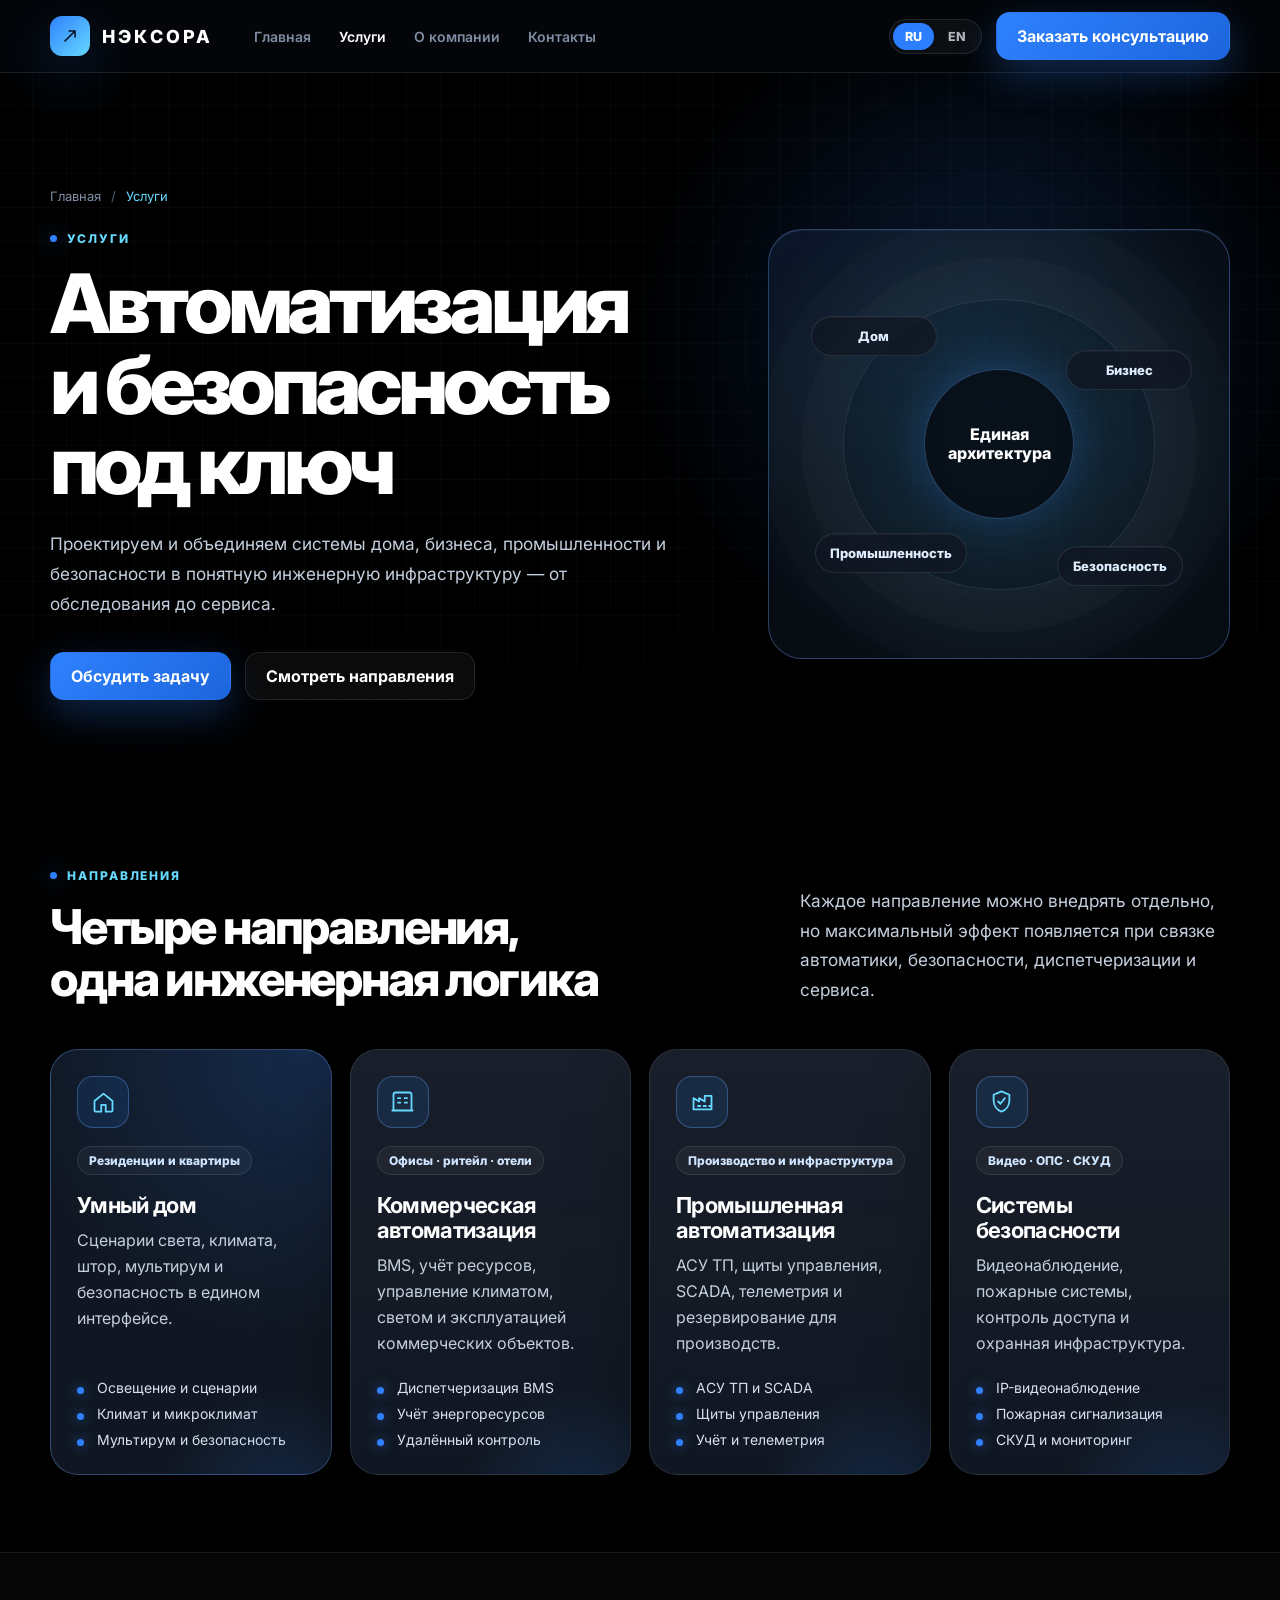
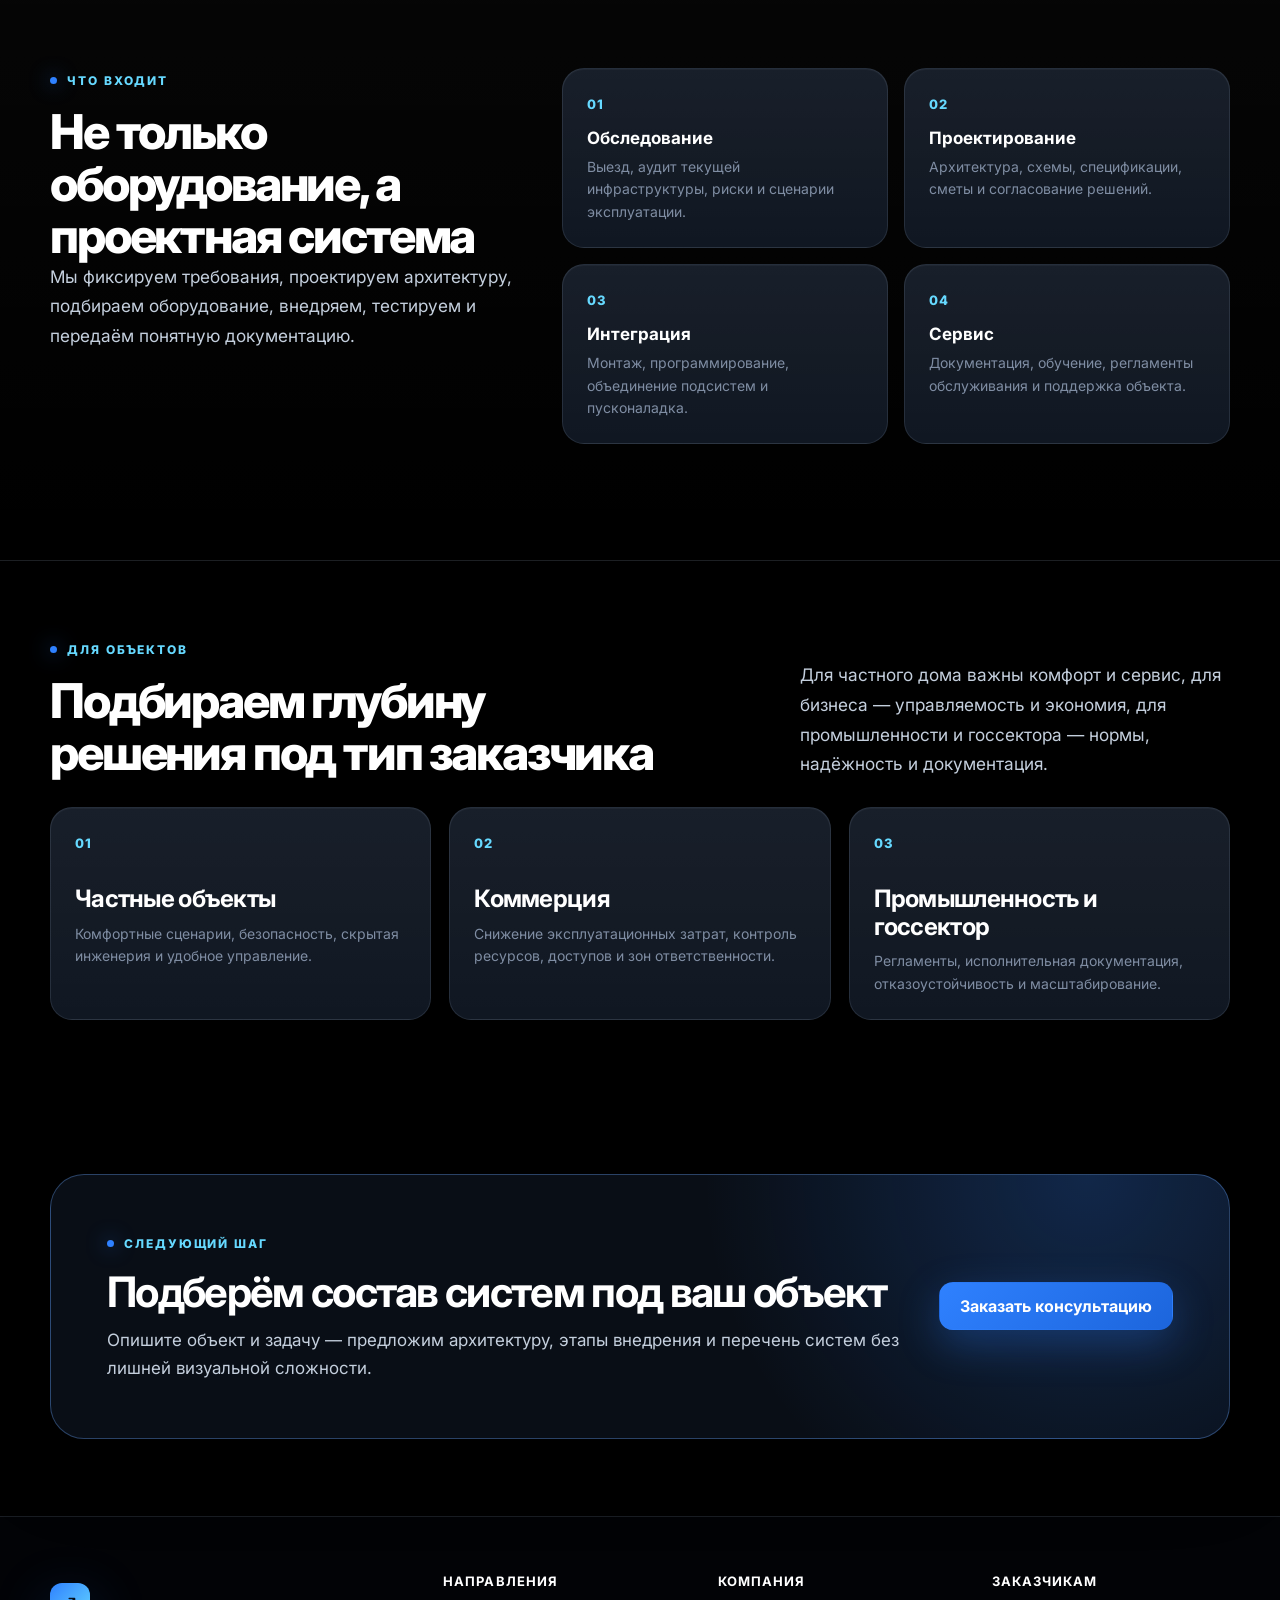
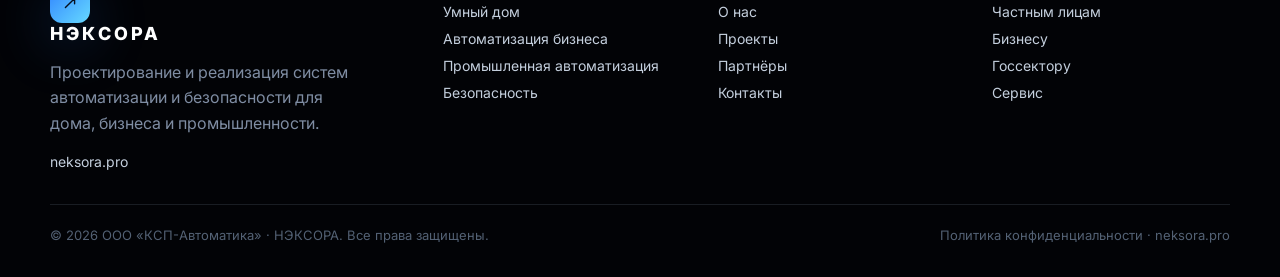
<file: uslugi.html>
<!DOCTYPE html>
<html lang="ru">
<head>
<meta charset="utf-8">
<meta name="viewport" content="width=device-width,initial-scale=1">
<meta name="description" content="Услуги НЭКСОРА: умный дом, коммерческая и промышленная автоматизация, видеонаблюдение, СКУД и пожарные системы под ключ.">
<title>Услуги — НЭКСОРА</title>
<link rel="preconnect" href="https://fonts.googleapis.com">
<link rel="preconnect" href="https://fonts.gstatic.com" crossorigin>
<link href="https://fonts.googleapis.com/css2?family=Inter:wght@400;500;600;700;800&display=swap" rel="stylesheet">
<link rel="stylesheet" href="neksora.css">
</head>
<body>
<div class="nx-root nx-services-page">

<header class="nx-header">
  <div class="nx-container nx-header__inner">
    <a href="index.html" class="nx-logo" aria-label="НЭКСОРА">
      <span class="nx-logo__mark"><svg width="22" height="22" viewBox="0 0 48 48" fill="none"><path d="M13 35 L35 13 M22 13 L35 13 L35 26" stroke="#06101f" stroke-width="3.4" stroke-linecap="round" stroke-linejoin="round"/></svg></span>
      <span class="nx-logo__text">НЭКСОРА</span>
    </a>
    <nav class="nx-nav" aria-label="Главная навигация">
      <a class="nx-link" href="index.html" data-k="nav0">Главная</a>
      <a class="nx-link" href="uslugi.html" data-k="nav1" aria-current="page">Услуги</a>
      <a class="nx-link" href="kompaniya.html" data-k="nav2">О компании</a>
      <a class="nx-link" href="kontakty.html" data-k="nav3">Контакты</a>
    </nav>
    <div class="nx-headactions">
      <div class="nx-lang" aria-label="Переключение языка">
        <button class="nx-seg" data-lang="ru" type="button">RU</button>
        <button class="nx-seg" data-lang="en" type="button">EN</button>
      </div>
      <a class="nx-cta nx-btn nx-btn--primary" href="kontakty.html" data-k="cta1">Заказать консультацию</a>
    </div>
    <button id="nx-burger" class="nx-burger" aria-label="Menu" aria-expanded="false" type="button">
      <svg id="nx-burger-icon" width="20" height="20" viewBox="0 0 24 24" fill="none"><path d="M4 7h16M4 12h16M4 17h16" stroke="currentColor" stroke-width="1.8" stroke-linecap="round"/></svg>
      <svg id="nx-burger-close" width="20" height="20" viewBox="0 0 24 24" fill="none"><path d="M6 6l12 12M18 6L6 18" stroke="currentColor" stroke-width="1.8" stroke-linecap="round"/></svg>
    </button>
  </div>
  <div id="nx-mobile-menu" class="nx-mobile-menu">
    <div class="nx-container nx-mobile-menu__inner">
      <a data-close-menu href="index.html" data-k="nav0">Главная</a>
      <a data-close-menu href="uslugi.html" data-k="nav1">Услуги</a>
      <a data-close-menu href="kompaniya.html" data-k="nav2">О компании</a>
      <a data-close-menu href="kontakty.html" data-k="nav3">Контакты</a>
      <div class="nx-mobile-menu__actions">
        <div class="nx-lang"><button class="nx-seg" data-lang="ru" type="button">RU</button><button class="nx-seg" data-lang="en" type="button">EN</button></div>
        <a class="nx-cta nx-btn nx-btn--primary" data-close-menu href="kontakty.html" data-k="cta1">Заказать консультацию</a>
      </div>
    </div>
  </div>
</header>

<main id="top">
  <section class="nx-services-hero nx-section">
    <div class="nx-bg-grid" aria-hidden="true"></div>
    <div class="nx-container nx-services-hero__grid">
      <div class="nx-reveal">
        <div class="nx-breadcrumb"><a href="index.html" data-k="nav0">Главная</a><span>/</span><span data-k="nav1">Услуги</span></div>
        <div class="nx-eyebrow" data-k="headEyebrow">Услуги</div>
        <h1 class="nx-display" data-k="headTitle">Автоматизация и безопасность под ключ</h1>
        <p class="nx-lead nx-services-hero__lead" data-k="headSub">Проектируем и объединяем системы дома, бизнеса, промышленности и безопасности в понятную инженерную инфраструктуру — от обследования до сервиса.</p>
        <div class="nx-hero__actions">
          <a class="nx-cta nx-btn nx-btn--primary" href="kontakty.html" data-k="heroCtaPrimary">Обсудить задачу</a>
          <a class="nx-ghost nx-btn nx-btn--secondary" href="#service-lines" data-k="heroCtaSecondary">Смотреть направления</a>
        </div>
      </div>
      <div class="nx-services-orbit nx-reveal" aria-label="Карта направлений услуг">
        <div class="nx-orbit-core"><span data-k="orbitCore">Единая архитектура</span></div>
        <span class="nx-orbit-node nx-orbit-node--home" data-k="orbit0">Дом</span>
        <span class="nx-orbit-node nx-orbit-node--biz" data-k="orbit1">Бизнес</span>
        <span class="nx-orbit-node nx-orbit-node--ind" data-k="orbit2">Промышленность</span>
        <span class="nx-orbit-node nx-orbit-node--sec" data-k="orbit3">Безопасность</span>
      </div>
    </div>
  </section>

  <section id="service-lines" class="nx-section nx-section--tight">
    <div class="nx-container">
      <div class="nx-section-head">
        <div><div class="nx-eyebrow" data-k="dirEyebrow">Направления</div><h2 class="nx-h2" data-k="dirTitle">Четыре направления, одна инженерная логика</h2></div>
        <p class="nx-lead" data-k="dirSub">Каждое направление можно внедрять отдельно, но максимальный эффект появляется при связке автоматики, безопасности, диспетчеризации и сервиса.</p>
      </div>
      <div class="nx-service-grid nx-services-grid">
        <article class="nx-service-card nx-service-card--featured nx-reveal">
          <div class="nx-service-card__icon"><svg viewBox="0 0 24 24" fill="none"><path d="M4 11.5L12 5l8 6.5V20a1 1 0 0 1-1 1h-5v-6h-4v6H5a1 1 0 0 1-1-1v-8.5Z" stroke="currentColor" stroke-width="1.6" stroke-linejoin="round"/></svg></div>
          <span class="nx-chip" data-k="s0tag">Резиденции и квартиры</span><h3 data-k="s0title">Умный дом</h3><p data-k="s0desc">Сценарии света, климата, штор, мультирум и безопасность в едином интерфейсе.</p>
          <ul><li data-k="s0pt0">Освещение и сценарии</li><li data-k="s0pt1">Климат и микроклимат</li><li data-k="s0pt2">Мультирум и безопасность</li></ul>
        </article>
        <article class="nx-service-card nx-reveal">
          <div class="nx-service-card__icon"><svg viewBox="0 0 24 24" fill="none"><path d="M4 20V6a2 2 0 0 1 2-2h12a2 2 0 0 1 2 2v14M8 9h2M14 9h2M8 13h2M14 13h2M3 20h18" stroke="currentColor" stroke-width="1.6" stroke-linecap="round"/></svg></div>
          <span class="nx-chip" data-k="s1tag">Офисы · ритейл · отели</span><h3 data-k="s1title">Коммерческая автоматизация</h3><p data-k="s1desc">BMS, учёт ресурсов, управление климатом, светом и эксплуатацией коммерческих объектов.</p>
          <ul><li data-k="s1pt0">Диспетчеризация BMS</li><li data-k="s1pt1">Учёт энергоресурсов</li><li data-k="s1pt2">Удалённый контроль</li></ul>
        </article>
        <article class="nx-service-card nx-reveal">
          <div class="nx-service-card__icon"><svg viewBox="0 0 24 24" fill="none"><path d="M4 19V9l5 3V9l5 3V7h6v12H4ZM8 16h2M13 16h2M18 16h1" stroke="currentColor" stroke-width="1.6" stroke-linecap="round" stroke-linejoin="round"/></svg></div>
          <span class="nx-chip" data-k="s2tag">Производство и инфраструктура</span><h3 data-k="s2title">Промышленная автоматизация</h3><p data-k="s2desc">АСУ ТП, щиты управления, SCADA, телеметрия и резервирование для производств.</p>
          <ul><li data-k="s2pt0">АСУ ТП и SCADA</li><li data-k="s2pt1">Щиты управления</li><li data-k="s2pt2">Учёт и телеметрия</li></ul>
        </article>
        <article class="nx-service-card nx-reveal">
          <div class="nx-service-card__icon"><svg viewBox="0 0 24 24" fill="none"><path d="M12 3 5 6v5c0 4.4 2.8 8.4 7 10 4.2-1.6 7-5.6 7-10V6l-7-3Z" stroke="currentColor" stroke-width="1.6" stroke-linejoin="round"/><path d="M9 12l2 2 4-5" stroke="currentColor" stroke-width="1.6" stroke-linecap="round"/></svg></div>
          <span class="nx-chip" data-k="s3tag">Видео · ОПС · СКУД</span><h3 data-k="s3title">Системы безопасности</h3><p data-k="s3desc">Видеонаблюдение, пожарные системы, контроль доступа и охранная инфраструктура.</p>
          <ul><li data-k="s3pt0">IP-видеонаблюдение</li><li data-k="s3pt1">Пожарная сигнализация</li><li data-k="s3pt2">СКУД и мониторинг</li></ul>
        </article>
      </div>
    </div>
  </section>

  <section class="nx-section nx-dark-band">
    <div class="nx-container nx-services-scope">
      <div class="nx-process-copy nx-reveal"><div class="nx-eyebrow" data-k="scopeEyebrow">Что входит</div><h2 class="nx-h2" data-k="scopeTitle">Не только оборудование, а проектная система</h2><p class="nx-lead" data-k="scopeSub">Мы фиксируем требования, проектируем архитектуру, подбираем оборудование, внедряем, тестируем и передаём понятную документацию.</p></div>
      <div class="nx-scope-grid">
        <div class="nx-step nx-reveal"><span>01</span><strong data-k="scope0t">Обследование</strong><p data-k="scope0d">Выезд, аудит текущей инфраструктуры, риски и сценарии эксплуатации.</p></div>
        <div class="nx-step nx-reveal"><span>02</span><strong data-k="scope1t">Проектирование</strong><p data-k="scope1d">Архитектура, схемы, спецификации, сметы и согласование решений.</p></div>
        <div class="nx-step nx-reveal"><span>03</span><strong data-k="scope2t">Интеграция</strong><p data-k="scope2d">Монтаж, программирование, объединение подсистем и пусконаладка.</p></div>
        <div class="nx-step nx-reveal"><span>04</span><strong data-k="scope3t">Сервис</strong><p data-k="scope3d">Документация, обучение, регламенты обслуживания и поддержка объекта.</p></div>
      </div>
    </div>
  </section>

  <section class="nx-section nx-section--tight">
    <div class="nx-container">
      <div class="nx-section-head nx-section-head--compact">
        <div><div class="nx-eyebrow" data-k="fitEyebrow">Для объектов</div><h2 class="nx-h2" data-k="fitTitle">Подбираем глубину решения под тип заказчика</h2></div>
        <p class="nx-lead" data-k="fitSub">Для частного дома важны комфорт и сервис, для бизнеса — управляемость и экономия, для промышленности и госсектора — нормы, надёжность и документация.</p>
      </div>
      <div class="nx-audience-grid nx-fit-grid">
        <article class="nx-audience-card nx-reveal"><span>01</span><h3 data-k="fit0t">Частные объекты</h3><p data-k="fit0d">Комфортные сценарии, безопасность, скрытая инженерия и удобное управление.</p></article>
        <article class="nx-audience-card nx-reveal"><span>02</span><h3 data-k="fit1t">Коммерция</h3><p data-k="fit1d">Снижение эксплуатационных затрат, контроль ресурсов, доступов и зон ответственности.</p></article>
        <article class="nx-audience-card nx-reveal"><span>03</span><h3 data-k="fit2t">Промышленность и госсектор</h3><p data-k="fit2d">Регламенты, исполнительная документация, отказоустойчивость и масштабирование.</p></article>
      </div>
    </div>
  </section>

  <section class="nx-section nx-section--tight">
    <div class="nx-container nx-cta-panel nx-reveal">
      <div><div class="nx-eyebrow" data-k="ctaEyebrow">Следующий шаг</div><h2 data-k="ctaTitle">Подберём состав систем под ваш объект</h2><p data-k="ctaSub">Опишите объект и задачу — предложим архитектуру, этапы внедрения и перечень систем без лишней визуальной сложности.</p></div>
      <a class="nx-cta nx-btn nx-btn--primary" href="kontakty.html" data-k="cta1">Заказать консультацию</a>
    </div>
  </section>
</main>

<footer class="nx-footer">
  <div class="nx-container">
    <div class="nx-footer__grid">
      <div><a class="nx-logo" href="index.html"><span class="nx-logo__mark"><svg width="20" height="20" viewBox="0 0 48 48" fill="none"><path d="M13 35 L35 13 M22 13 L35 13 L35 26" stroke="#06101f" stroke-width="3.4" stroke-linecap="round" stroke-linejoin="round"/></svg></span><span class="nx-logo__text">НЭКСОРА</span></a><p data-k="footTagline">Проектирование и реализация систем автоматизации и безопасности для дома, бизнеса и промышленности.</p><a href="https://neksora.pro">neksora.pro</a></div>
      <div><strong data-k="fc0title">Направления</strong><a href="uslugi.html" data-k="fc0a">Умный дом</a><a href="uslugi.html" data-k="fc0b">Автоматизация бизнеса</a><a href="uslugi.html" data-k="fc0c">Промышленная автоматизация</a><a href="uslugi.html" data-k="fc0d">Безопасность</a></div>
      <div><strong data-k="fc1title">Компания</strong><a href="kompaniya.html" data-k="fc1a">О нас</a><a href="kompaniya.html" data-k="fc1b">Проекты</a><a href="kompaniya.html" data-k="fc1c">Партнёры</a><a href="kontakty.html" data-k="fc1d">Контакты</a></div>
      <div><strong data-k="fc2title">Заказчикам</strong><a href="kontakty.html" data-k="fc2a">Частным лицам</a><a href="kontakty.html" data-k="fc2b">Бизнесу</a><a href="kontakty.html" data-k="fc2c">Госсектору</a><a href="kontakty.html" data-k="fc2d">Сервис</a></div>
    </div>
    <div class="nx-footer__bottom"><span data-k="footCopy">© 2026 ООО «КСП-Автоматика» · НЭКСОРА. Все права защищены.</span><span data-k="footLegal">Политика конфиденциальности · neksora.pro</span></div>
  </div>
</footer>

</div>
<script src="neksora.js"></script>
<script>
window.NX_COPY = {
  ru: {
    pageTitle:'Услуги — НЭКСОРА',
    nav0:'Главная',nav1:'Услуги',nav2:'О компании',nav3:'Контакты',cta1:'Заказать консультацию',heroCtaPrimary:'Обсудить задачу',heroCtaSecondary:'Смотреть направления',
    headEyebrow:'Услуги',headTitle:'Автоматизация и безопасность под ключ',headSub:'Проектируем и объединяем системы дома, бизнеса, промышленности и безопасности в понятную инженерную инфраструктуру — от обследования до сервиса.',orbitCore:'Единая архитектура',orbit0:'Дом',orbit1:'Бизнес',orbit2:'Промышленность',orbit3:'Безопасность',
    dirEyebrow:'Направления',dirTitle:'Четыре направления, одна инженерная логика',dirSub:'Каждое направление можно внедрять отдельно, но максимальный эффект появляется при связке автоматики, безопасности, диспетчеризации и сервиса.',
    s0tag:'Резиденции и квартиры',s0title:'Умный дом',s0desc:'Сценарии света, климата, штор, мультирум и безопасность в едином интерфейсе.',s0pt0:'Освещение и сценарии',s0pt1:'Климат и микроклимат',s0pt2:'Мультирум и безопасность',
    s1tag:'Офисы · ритейл · отели',s1title:'Коммерческая автоматизация',s1desc:'BMS, учёт ресурсов, управление климатом, светом и эксплуатацией коммерческих объектов.',s1pt0:'Диспетчеризация BMS',s1pt1:'Учёт энергоресурсов',s1pt2:'Удалённый контроль',
    s2tag:'Производство и инфраструктура',s2title:'Промышленная автоматизация',s2desc:'АСУ ТП, щиты управления, SCADA, телеметрия и резервирование для производств.',s2pt0:'АСУ ТП и SCADA',s2pt1:'Щиты управления',s2pt2:'Учёт и телеметрия',
    s3tag:'Видео · ОПС · СКУД',s3title:'Системы безопасности',s3desc:'Видеонаблюдение, пожарные системы, контроль доступа и охранная инфраструктура.',s3pt0:'IP-видеонаблюдение',s3pt1:'Пожарная сигнализация',s3pt2:'СКУД и мониторинг',
    scopeEyebrow:'Что входит',scopeTitle:'Не только оборудование, а проектная система',scopeSub:'Мы фиксируем требования, проектируем архитектуру, подбираем оборудование, внедряем, тестируем и передаём понятную документацию.',scope0t:'Обследование',scope0d:'Выезд, аудит текущей инфраструктуры, риски и сценарии эксплуатации.',scope1t:'Проектирование',scope1d:'Архитектура, схемы, спецификации, сметы и согласование решений.',scope2t:'Интеграция',scope2d:'Монтаж, программирование, объединение подсистем и пусконаладка.',scope3t:'Сервис',scope3d:'Документация, обучение, регламенты обслуживания и поддержка объекта.',
    fitEyebrow:'Для объектов',fitTitle:'Подбираем глубину решения под тип заказчика',fitSub:'Для частного дома важны комфорт и сервис, для бизнеса — управляемость и экономия, для промышленности и госсектора — нормы, надёжность и документация.',fit0t:'Частные объекты',fit0d:'Комфортные сценарии, безопасность, скрытая инженерия и удобное управление.',fit1t:'Коммерция',fit1d:'Снижение эксплуатационных затрат, контроль ресурсов, доступов и зон ответственности.',fit2t:'Промышленность и госсектор',fit2d:'Регламенты, исполнительная документация, отказоустойчивость и масштабирование.',
    ctaEyebrow:'Следующий шаг',ctaTitle:'Подберём состав систем под ваш объект',ctaSub:'Опишите объект и задачу — предложим архитектуру, этапы внедрения и перечень систем без лишней визуальной сложности.',
    footTagline:'Проектирование и реализация систем автоматизации и безопасности для дома, бизнеса и промышленности.',fc0title:'Направления',fc0a:'Умный дом',fc0b:'Автоматизация бизнеса',fc0c:'Промышленная автоматизация',fc0d:'Безопасность',fc1title:'Компания',fc1a:'О нас',fc1b:'Проекты',fc1c:'Партнёры',fc1d:'Контакты',fc2title:'Заказчикам',fc2a:'Частным лицам',fc2b:'Бизнесу',fc2c:'Госсектору',fc2d:'Сервис',footCopy:'© 2026 ООО «КСП-Автоматика» · НЭКСОРА. Все права защищены.',footLegal:'Политика конфиденциальности · neksora.pro'
  },
  en: {
    pageTitle:'Services — NEKSORA',
    nav0:'Home',nav1:'Services',nav2:'About',nav3:'Contact',cta1:'Request a consultation',heroCtaPrimary:'Discuss a task',heroCtaSecondary:'View directions',
    headEyebrow:'Services',headTitle:'Turnkey automation and security',headSub:'We design and connect home, business, industrial and security systems into clear engineering infrastructure — from survey to service.',orbitCore:'Unified architecture',orbit0:'Home',orbit1:'Business',orbit2:'Industry',orbit3:'Security',
    dirEyebrow:'Directions',dirTitle:'Four directions, one engineering logic',dirSub:'Each direction can be implemented separately, but the best effect comes from connecting automation, security, dispatching and service.',
    s0tag:'Residences and apartments',s0title:'Smart home',s0desc:'Lighting, climate, shades, multiroom and security scenes in one interface.',s0pt0:'Lighting and scenes',s0pt1:'Climate control',s0pt2:'Multiroom and security',
    s1tag:'Offices · retail · hotels',s1title:'Commercial automation',s1desc:'BMS, metering, climate, lighting and facility operation for commercial sites.',s1pt0:'BMS dispatching',s1pt1:'Energy metering',s1pt2:'Remote control',
    s2tag:'Production and infrastructure',s2title:'Industrial automation',s2desc:'ICS, control cabinets, SCADA, telemetry and redundancy for production facilities.',s2pt0:'ICS and SCADA',s2pt1:'Control cabinets',s2pt2:'Metering and telemetry',
    s3tag:'Video · fire · access',s3title:'Security systems',s3desc:'Video surveillance, fire systems, access control and guarding infrastructure.',s3pt0:'IP video surveillance',s3pt1:'Fire alarm',s3pt2:'Access and monitoring',
    scopeEyebrow:'Scope',scopeTitle:'Not just equipment, but a designed system',scopeSub:'We capture requirements, design architecture, select equipment, deploy, test and hand over clear documentation.',scope0t:'Survey',scope0d:'Site visit, infrastructure audit, risks and operating scenarios.',scope1t:'Design',scope1d:'Architecture, diagrams, specifications, estimates and approval.',scope2t:'Integration',scope2d:'Installation, programming, subsystem integration and commissioning.',scope3t:'Service',scope3d:'Documentation, training, maintenance regulations and facility support.',
    fitEyebrow:'Facilities',fitTitle:'We adjust solution depth to the client type',fitSub:'A private home needs comfort and service, business needs control and savings, industry and public sector need standards, reliability and documentation.',fit0t:'Private facilities',fit0d:'Comfort scenes, security, hidden engineering and convenient control.',fit1t:'Commercial sites',fit1d:'Lower operating costs, resource control, access control and areas of responsibility.',fit2t:'Industry and public sector',fit2d:'Regulations, as-built documentation, fault tolerance and scaling.',
    ctaEyebrow:'Next step',ctaTitle:'We will select the system scope for your facility',ctaSub:'Describe the facility and task — we will suggest architecture, implementation stages and system scope without unnecessary visual complexity.',
    footTagline:'Design and delivery of automation and security systems for home, business and industry.',fc0title:'Directions',fc0a:'Smart home',fc0b:'Business automation',fc0c:'Industrial automation',fc0d:'Security',fc1title:'Company',fc1a:'About',fc1b:'Projects',fc1c:'Partners',fc1d:'Contact',fc2title:'Clients',fc2a:'Private',fc2b:'Business',fc2c:'Public sector',fc2d:'Service',footCopy:'© 2026 KSP-Avtomatika LLC · NEKSORA. All rights reserved.',footLegal:'Privacy policy · neksora.pro'
  }
};
</script>
</body>
</html>
</file>
<file: neksora.css>
*,*::before,*::after{box-sizing:border-box}
:root{color-scheme:dark;--nx-bg:#05070b;--nx-bg-2:#080d15;--nx-surface:#101722;--nx-surface-2:#151f2d;--nx-glass:rgba(13,20,31,.72);--nx-line:rgba(166,185,212,.14);--nx-line-strong:rgba(105,166,255,.34);--nx-text:#f3f7ff;--nx-soft:#c4cfdd;--nx-muted:#7f8da3;--nx-faint:#536174;--nx-accent:#2f81ff;--nx-accent-2:#66d9ff;--nx-success:#45d483;--nx-error:#ff5f57;--nx-container:min(1180px,calc(100% - 40px));--nx-radius:22px;--nx-radius-lg:32px;--nx-shadow:0 24px 80px rgba(0,0,0,.36);--nx-glow:0 18px 58px rgba(47,129,255,.28);--nx-ease:cubic-bezier(.2,.8,.2,1)}
html{scroll-behavior:smooth}
body{margin:0;background:#000;color:#fff;font-family:'Inter',system-ui,sans-serif;-webkit-font-smoothing:antialiased;text-rendering:optimizeLegibility}
::selection{background:rgba(47,129,255,.32)}
a{color:inherit}button,input,textarea,select{font:inherit}svg{display:block;max-width:100%}:focus-visible{outline:2px solid var(--nx-accent-2);outline-offset:4px}

@keyframes nx-rise{from{opacity:0;transform:translateY(18px)}to{opacity:1;transform:none}}
@keyframes nx-glow{0%,100%{opacity:.48}50%{opacity:.9}}
@keyframes nx-ping{0%{transform:scale(1);opacity:.55}80%,100%{transform:scale(2.4);opacity:0}}

/* Legacy shared classes used by inner pages */
.nx-link{transition:color .16s ease}.nx-link:hover{color:#fff!important}.nx-card{transition:border-color .16s ease,transform .16s ease,background .16s ease}.nx-card:hover{border-color:rgba(47,129,255,.5)!important;transform:translateY(-4px)}.nx-cta{transition:filter .16s ease,transform .12s ease,box-shadow .18s ease}.nx-cta:hover{filter:brightness(1.08);box-shadow:0 10px 34px rgba(47,129,255,.35)}.nx-cta:active{transform:scale(.985)}.nx-ghost{transition:border-color .16s ease,color .16s ease,background .16s ease}.nx-ghost:hover{border-color:rgba(178,182,189,.45)!important;background:rgba(255,255,255,.03)!important}.nx-in{transition:border-color .16s ease,background .16s ease,box-shadow .16s ease}.nx-in:focus{outline:none;border-color:var(--nx-accent)!important;background:#172131!important;box-shadow:0 0 0 4px rgba(47,129,255,.13)}.nx-seg{transition:color .16s ease,background .16s ease,border-color .16s ease}.nx-chip{transition:border-color .16s ease,color .16s ease}.nx-chip:hover{border-color:rgba(47,129,255,.4)!important;color:#fff!important}
.nx-burger{display:none}

/* Premium homepage foundation */
.nx-premium-home{background:radial-gradient(circle at 14% 0%,rgba(47,129,255,.16),transparent 34rem),linear-gradient(180deg,var(--nx-bg),#020306 70%);color:var(--nx-text);font-family:'Inter',system-ui,sans-serif;min-height:100vh;overflow-x:clip;position:relative}.nx-container{width:var(--nx-container);margin:0 auto}.nx-section{position:relative;padding:clamp(72px,9vw,124px) 0}.nx-section--tight{padding:clamp(48px,6vw,82px) 0}.nx-eyebrow{display:inline-flex;align-items:center;gap:10px;margin-bottom:18px;color:var(--nx-accent-2);font-size:12px;font-weight:800;letter-spacing:.16em;text-transform:uppercase}.nx-eyebrow::before{content:"";width:7px;height:7px;border-radius:50%;background:var(--nx-accent);box-shadow:0 0 20px rgba(47,129,255,.8)}.nx-display{max-width:860px;margin:0;color:#fff;font-size:clamp(42px,7vw,82px);line-height:.98;letter-spacing:-.065em;font-weight:800;text-wrap:balance}.nx-h2{margin:0;color:#fff;font-size:clamp(30px,4vw,48px);line-height:1.08;letter-spacing:-.045em;font-weight:800;text-wrap:balance}.nx-lead{margin:0;color:var(--nx-soft);font-size:clamp(16px,1.35vw,19px);line-height:1.72}.nx-btn{display:inline-flex;align-items:center;justify-content:center;gap:10px;min-height:48px;padding:14px 20px;border-radius:14px;border:1px solid transparent;font-weight:700;text-decoration:none;line-height:1}.nx-btn--primary{background:linear-gradient(135deg,var(--nx-accent),#1c65dc);color:#fff;box-shadow:0 14px 42px rgba(47,129,255,.3)}.nx-btn--secondary{background:rgba(255,255,255,.045);color:#fff;border-color:var(--nx-line);backdrop-filter:blur(10px)}

.nx-header{position:sticky;top:0;z-index:50;background:rgba(5,7,11,.76);backdrop-filter:blur(18px);border-bottom:1px solid var(--nx-line)}.nx-header__inner{height:72px;display:flex;align-items:center;gap:28px}.nx-logo{display:inline-flex;align-items:center;gap:12px;text-decoration:none;flex-shrink:0}.nx-logo__mark{width:40px;height:40px;border-radius:12px;background:linear-gradient(135deg,var(--nx-accent),var(--nx-accent-2));display:grid;place-items:center;box-shadow:var(--nx-glow)}.nx-logo__text{font-size:18px;font-weight:800;letter-spacing:.18em;color:#fff}.nx-nav{display:flex;gap:28px;margin-left:12px}.nx-nav .nx-link{font-size:14px;font-weight:600;color:var(--nx-muted);text-decoration:none}.nx-nav .nx-link[aria-current="page"]{color:#fff}.nx-headactions{margin-left:auto;display:flex;align-items:center;gap:14px}.nx-lang{display:flex;align-items:center;gap:2px;background:rgba(255,255,255,.04);border:1px solid var(--nx-line);border-radius:999px;padding:3px}.nx-lang .nx-seg{border:none;cursor:pointer;border-radius:999px;background:transparent;color:var(--nx-muted);font-size:12.5px;font-weight:800;padding:6px 12px}.nx-burger{margin-left:auto;align-items:center;justify-content:center;width:44px;height:44px;border-radius:14px;background:var(--nx-surface);border:1px solid var(--nx-line);cursor:pointer;color:#fff}.nx-burger #nx-burger-close{display:none}.nx-mobile-menu{display:none;border-top:1px solid var(--nx-line);background:rgba(5,7,11,.98);backdrop-filter:blur(16px)}.nx-mobile-menu__inner{display:grid;gap:2px;padding:14px 0 22px}.nx-mobile-menu a{font-size:16px;font-weight:600;color:var(--nx-soft);text-decoration:none;padding:12px 6px}.nx-mobile-menu__actions{display:flex;gap:12px;align-items:center;border-top:1px solid var(--nx-line);padding-top:16px;margin-top:8px}.nx-mobile-menu__actions .nx-btn{flex:1}

.nx-hero{min-height:calc(100vh - 72px);display:grid;align-items:center;padding:clamp(72px,9vw,118px) 0;overflow:hidden}.nx-bg-grid{position:absolute;inset:0;pointer-events:none;overflow:hidden;mask-image:linear-gradient(180deg,#000 0%,#000 72%,transparent 100%)}.nx-bg-grid::before{content:"";position:absolute;inset:-2px;background:linear-gradient(rgba(255,255,255,.045) 1px,transparent 1px),linear-gradient(90deg,rgba(255,255,255,.045) 1px,transparent 1px);background-size:34px 34px;opacity:.55}.nx-bg-grid::after{content:"";position:absolute;right:-8%;top:-18%;width:62vw;height:62vw;border-radius:50%;background:radial-gradient(circle,rgba(47,129,255,.22),transparent 62%);filter:blur(18px);animation:nx-glow 8s ease-in-out infinite}.nx-hero__grid{display:grid;grid-template-columns:minmax(0,1.05fr) minmax(360px,.82fr);gap:clamp(44px,6vw,86px);align-items:center}.nx-hero__content{position:relative;z-index:2}.nx-hero__lead{max-width:660px;margin-top:24px}.nx-hero__actions{display:flex;gap:14px;flex-wrap:wrap;margin-top:34px}.nx-proof-row{display:grid;grid-template-columns:repeat(3,minmax(0,1fr));gap:12px;margin-top:42px;max-width:720px}.nx-proof{padding:18px 16px;border:1px solid var(--nx-line);border-radius:18px;background:rgba(16,23,34,.64);box-shadow:inset 0 1px 0 rgba(255,255,255,.04)}.nx-proof strong{display:block;color:#fff;font-size:clamp(26px,3vw,38px);line-height:1;font-weight:800;letter-spacing:-.04em}.nx-proof span{display:block;margin-top:7px;color:var(--nx-muted);font-size:13px;line-height:1.35}.nx-hero-system{position:relative;min-height:540px;border:1px solid var(--nx-line-strong);border-radius:36px;background:linear-gradient(145deg,rgba(102,217,255,.08),transparent 34%),rgba(10,16,26,.72);box-shadow:var(--nx-shadow),inset 0 1px 0 rgba(255,255,255,.06);overflow:hidden;transform-style:preserve-3d}.nx-hero-system::before{content:"";position:absolute;inset:12%;border:1px solid rgba(166,185,212,.12);border-radius:28px;background:linear-gradient(rgba(102,217,255,.08) 1px,transparent 1px),linear-gradient(90deg,rgba(102,217,255,.08) 1px,transparent 1px);background-size:38px 38px;transform:rotateX(58deg) rotateZ(-28deg) translateZ(24px);transform-origin:50% 56%}.nx-system-map{position:absolute;inset:0}.nx-node{position:absolute;width:14px;height:14px;border-radius:50%;background:var(--nx-accent-2);box-shadow:0 0 0 8px rgba(102,217,255,.1),0 0 28px rgba(102,217,255,.58)}.nx-node--1{left:22%;top:28%}.nx-node--2{right:25%;top:20%}.nx-node--3{left:35%;bottom:30%}.nx-node--4{right:30%;bottom:35%}.nx-node--5{left:52%;top:50%;background:var(--nx-accent);box-shadow:0 0 0 10px rgba(47,129,255,.12),0 0 36px rgba(47,129,255,.72)}.nx-system-panel{position:absolute;left:8%;right:8%;bottom:8%;display:grid;grid-template-columns:repeat(3,1fr);gap:12px;padding:16px;border:1px solid var(--nx-line);border-radius:22px;background:rgba(5,9,15,.72);backdrop-filter:blur(14px)}.nx-system-panel div{display:grid;gap:4px;color:var(--nx-muted);font-size:12px}.nx-system-panel div::before{content:"";width:7px;height:7px;border-radius:50%;background:var(--nx-success);box-shadow:0 0 14px rgba(69,212,131,.5)}.nx-system-panel strong{color:#fff;font-size:13px;line-height:1.35}.nx-system-panel span{letter-spacing:.08em;text-transform:uppercase}

.nx-trust-grid{display:grid;grid-template-columns:repeat(4,1fr);gap:14px}.nx-trust-item,.nx-step,.nx-audience-card,.nx-evidence-card{border:1px solid var(--nx-line);background:linear-gradient(180deg,rgba(255,255,255,.035),transparent),var(--nx-surface);border-radius:var(--nx-radius);padding:24px;box-shadow:inset 0 1px 0 rgba(255,255,255,.035)}.nx-trust-item span,.nx-step span,.nx-audience-card span,.nx-evidence-card span{display:inline-flex;margin-bottom:16px;color:var(--nx-accent-2);font-size:13px;font-weight:800;letter-spacing:.08em}.nx-trust-item strong,.nx-step strong{display:block;color:#fff;font-size:17px;margin-bottom:8px}.nx-trust-item p,.nx-step p,.nx-audience-card p,.nx-evidence-card p{margin:0;color:var(--nx-muted);font-size:14px;line-height:1.6}.nx-section-head{display:grid;grid-template-columns:minmax(0,1fr) minmax(280px,430px);gap:32px;align-items:end;margin-bottom:44px}.nx-section-head--compact{margin-bottom:28px}.nx-service-grid{display:grid;grid-template-columns:repeat(4,minmax(0,1fr));gap:18px}.nx-service-card{position:relative;overflow:hidden;border:1px solid var(--nx-line);border-radius:28px;background:linear-gradient(180deg,rgba(255,255,255,.035),transparent),var(--nx-surface);padding:26px;min-height:390px;display:flex;flex-direction:column;box-shadow:var(--nx-shadow);transition:transform .22s var(--nx-ease),border-color .22s var(--nx-ease),background .22s var(--nx-ease)}.nx-service-card--featured{border-color:var(--nx-line-strong);background:radial-gradient(circle at 90% 0%,rgba(47,129,255,.18),transparent 18rem),var(--nx-surface)}.nx-service-card::after{content:"";position:absolute;inset:auto -35% -35% 30%;height:55%;background:radial-gradient(circle,rgba(47,129,255,.16),transparent 64%);pointer-events:none}.nx-service-card__icon{width:52px;height:52px;border-radius:16px;display:grid;place-items:center;color:var(--nx-accent-2);background:rgba(47,129,255,.12);border:1px solid var(--nx-line-strong);margin-bottom:18px}.nx-service-card__icon svg{width:27px;height:27px}.nx-chip{display:inline-flex;width:max-content;align-items:center;border:1px solid var(--nx-line);border-radius:999px;padding:6px 11px;color:#cfe5ff;background:rgba(255,255,255,.04);font-size:12px;font-weight:800}.nx-service-card h3,.nx-audience-card h3{margin:18px 0 10px;color:#fff;font-size:22px;line-height:1.15;letter-spacing:-.03em}.nx-service-card p{margin:0 0 22px;color:var(--nx-soft);line-height:1.62}.nx-service-card ul{display:grid;gap:9px;margin:auto 0 0;padding:0;list-style:none}.nx-service-card li{position:relative;padding-left:20px;color:#d8e2ee;font-size:14px}.nx-service-card li::before{content:"";position:absolute;left:0;top:.6em;width:7px;height:7px;border-radius:50%;background:var(--nx-accent);box-shadow:0 0 12px rgba(47,129,255,.7)}

.nx-dark-band{background:linear-gradient(180deg,rgba(255,255,255,.025),rgba(255,255,255,0));border-block:1px solid var(--nx-line)}.nx-process-layout{display:grid;grid-template-columns:.85fr 1.15fr;gap:48px;align-items:start}.nx-process-copy{position:sticky;top:110px}.nx-process-steps{display:grid;grid-template-columns:repeat(2,1fr);gap:16px}.nx-audience-grid,.nx-evidence-grid{display:grid;grid-template-columns:repeat(3,1fr);gap:18px}.nx-audience-card h3{font-size:24px}.nx-evidence-section{padding-top:0}.nx-evidence-card h3{margin:0 0 10px;color:#fff;font-size:20px;line-height:1.2;letter-spacing:-.02em}.nx-cta-panel{display:grid;grid-template-columns:minmax(0,1fr) auto;gap:32px;align-items:center;padding:clamp(30px,5vw,56px);border:1px solid var(--nx-line-strong);border-radius:34px;background:radial-gradient(circle at 88% 0%,rgba(47,129,255,.22),transparent 24rem),var(--nx-glass);backdrop-filter:blur(16px);box-shadow:var(--nx-shadow)}.nx-cta-panel h2{margin:0 0 12px;color:#fff;font-size:clamp(28px,3.3vw,42px);line-height:1.08;letter-spacing:-.04em}.nx-cta-panel p{margin:0;color:var(--nx-soft);font-size:17px;line-height:1.65}.nx-contact-section{background:radial-gradient(circle at 18% 12%,rgba(47,129,255,.12),transparent 32rem)}.nx-contact-grid{display:grid;grid-template-columns:.9fr 1.1fr;gap:48px;align-items:start}.nx-contact-facts{display:grid;gap:12px;margin-top:32px}.nx-contact-facts div{padding:18px;border:1px solid var(--nx-line);border-radius:18px;background:rgba(16,23,34,.72)}.nx-contact-facts span{display:block;color:var(--nx-muted);font-size:12px;letter-spacing:.08em;text-transform:uppercase}.nx-contact-facts strong{display:block;margin-top:4px;color:#fff}.nx-form-card{padding:30px;border:1px solid var(--nx-line);border-radius:30px;background:var(--nx-glass);backdrop-filter:blur(14px);box-shadow:var(--nx-shadow)}.nx-form-grid{display:grid;grid-template-columns:repeat(2,1fr);gap:16px}.nx-field{display:grid;gap:8px}.nx-field--full{grid-column:1/-1}.nx-field>span{color:#d8e2ee;font-size:13px;font-weight:800}.nx-field em{display:none;color:var(--nx-error);font-style:normal;font-size:12px}.nx-in{width:100%;border:1px solid var(--nx-line);border-radius:14px;background:var(--nx-surface-2);color:#fff;padding:14px 15px}.nx-in.is-error{border-color:var(--nx-error)!important}.nx-type-pills{display:flex;gap:8px;flex-wrap:wrap}.nx-type-pills .nx-seg{cursor:pointer;border:1px solid var(--nx-line);border-radius:999px;background:#1a2433;color:#d8e2ee;padding:9px 14px;font-size:13px;font-weight:700}.nx-type-pills .active-type{border-color:var(--nx-line-strong);background:rgba(47,129,255,.16);color:#cfe5ff}.nx-form-note{margin:0;text-align:center;color:var(--nx-muted);font-size:12px}.nx-success{display:none;text-align:center;padding:42px 12px;animation:nx-rise .4s ease both}.nx-success__icon{width:64px;height:64px;border-radius:50%;display:grid;place-items:center;margin:0 auto 20px;color:var(--nx-accent-2);background:rgba(47,129,255,.14);border:1px solid var(--nx-line-strong)}.nx-success h3{margin:0 0 10px;color:#fff;font-size:24px}.nx-success p{margin:0 auto 24px;max-width:340px;color:var(--nx-soft)}

.nx-footer{border-top:1px solid var(--nx-line);background:#020306;padding:56px 0 34px}.nx-footer__grid{display:grid;grid-template-columns:1.5fr repeat(3,1fr);gap:36px;padding-bottom:34px;border-bottom:1px solid var(--nx-line)}.nx-footer p{max-width:320px;color:var(--nx-muted);line-height:1.6}.nx-footer a{display:block;color:var(--nx-soft);text-decoration:none;margin-top:10px;font-size:14px}.nx-footer strong{display:block;color:#fff;margin-bottom:14px;font-size:13px;letter-spacing:.08em;text-transform:uppercase}.nx-footer__bottom{display:flex;justify-content:space-between;gap:14px;flex-wrap:wrap;padding-top:22px;color:var(--nx-faint);font-size:13px}

.nx-reveal{opacity:0;transform:translateY(18px);transition:opacity .62s var(--nx-ease),transform .62s var(--nx-ease)}.nx-reveal.is-visible{opacity:1;transform:none}
@media(hover:hover){.nx-btn:hover{transform:translateY(-2px)}.nx-service-card:hover{transform:translateY(-6px);border-color:var(--nx-line-strong)}}

@media(max-width:1100px){.nx-service-grid{grid-template-columns:repeat(2,1fr)}.nx-trust-grid{grid-template-columns:repeat(2,1fr)}.nx-hero__grid,.nx-process-layout,.nx-contact-grid{grid-template-columns:1fr}.nx-process-copy{position:static}.nx-hero-system{max-width:620px;width:100%;margin:auto}.nx-section-head{grid-template-columns:1fr}.nx-cta-panel{grid-template-columns:1fr}.nx-footer__grid{grid-template-columns:repeat(2,1fr)}}
@media(min-width:761px){.nx-mobile-menu{display:none!important}}
@media(max-width:760px){.nx-root header nav,.nx-nav{display:none!important}.nx-headactions{display:none!important}.nx-burger{display:flex!important}.nx-mobile-menu.is-open{display:block}.nx-mobile-menu{display:none}.nx-header__inner{height:66px}.nx-logo__text{font-size:16px}.nx-hero{min-height:auto;padding-top:64px}.nx-proof-row,.nx-trust-grid,.nx-service-grid,.nx-process-steps,.nx-audience-grid,.nx-evidence-grid,.nx-form-grid,.nx-footer__grid{grid-template-columns:1fr}.nx-hero-system{min-height:390px;border-radius:26px}.nx-system-panel{grid-template-columns:1fr}.nx-bg-grid::after{filter:blur(8px);opacity:.65}.nx-footer__bottom{display:grid}.nx-mobile-menu__actions{align-items:stretch;flex-direction:column}.nx-lang{width:max-content}}
@media(max-width:640px){:root{--nx-container:min(100% - 32px,1180px)}.nx-premium-home section{padding-left:0!important;padding-right:0!important}.nx-premium-home .nx-header>div{padding-left:0!important;padding-right:0!important}.nx-display{font-size:38px;letter-spacing:-.045em}.nx-h2{font-size:28px}.nx-btn{width:100%}.nx-hero__actions{width:100%}.nx-proof,.nx-service-card,.nx-form-card,.nx-cta-panel{border-radius:22px}.nx-service-card{min-height:auto}.nx-contact-facts{margin-top:24px}}
@media(prefers-reduced-motion:reduce){*,*::before,*::after{animation-duration:.01ms!important;animation-iteration-count:1!important;scroll-behavior:auto!important;transition-duration:.01ms!important}.nx-reveal{opacity:1;transform:none}}

/* Legacy responsive safety for existing inner pages that still use inline grids. */
@media(max-width:820px){.nx-root:not(.nx-premium-home):not(.nx-services-page):not(.nx-company-page):not(.nx-contact-page) [style*="grid-template-columns"]{grid-template-columns:1fr!important}.nx-root:not(.nx-premium-home):not(.nx-services-page):not(.nx-company-page):not(.nx-contact-page) h1{font-size:44px!important;letter-spacing:-1.2px!important}}
@media(max-width:640px){.nx-root:not(.nx-premium-home):not(.nx-services-page):not(.nx-company-page):not(.nx-contact-page) section{padding-left:20px!important;padding-right:20px!important}.nx-root:not(.nx-premium-home):not(.nx-services-page):not(.nx-company-page):not(.nx-contact-page) header>div{padding-left:18px!important;padding-right:18px!important}.nx-root:not(.nx-premium-home):not(.nx-services-page):not(.nx-company-page):not(.nx-contact-page) h1{font-size:32px!important;letter-spacing:-.8px!important}.nx-root:not(.nx-premium-home):not(.nx-services-page):not(.nx-company-page):not(.nx-contact-page) h2{font-size:25px!important;letter-spacing:-.5px!important}.nx-root:not(.nx-premium-home):not(.nx-services-page):not(.nx-company-page):not(.nx-contact-page) header .nx-cta{padding:9px 12px!important;font-size:13px!important}}

/* Services page premium extension */
.nx-services-page .nx-services-hero{min-height:auto;overflow:hidden;padding:clamp(76px,9vw,118px) 0 clamp(54px,7vw,86px)}.nx-services-hero__grid{display:grid;grid-template-columns:minmax(0,1fr) minmax(330px,.72fr);gap:clamp(40px,6vw,78px);align-items:center}.nx-breadcrumb{display:flex;align-items:center;gap:10px;margin-bottom:22px;color:var(--nx-faint);font-size:13px}.nx-breadcrumb a{color:var(--nx-muted);text-decoration:none}.nx-breadcrumb span:last-child{color:var(--nx-accent-2)}.nx-services-hero__lead{max-width:700px;margin-top:24px}.nx-services-orbit{position:relative;min-height:430px;border:1px solid var(--nx-line-strong);border-radius:34px;background:radial-gradient(circle at 50% 48%,rgba(102,217,255,.16),transparent 17rem),linear-gradient(145deg,rgba(47,129,255,.08),transparent 40%),rgba(10,16,26,.72);box-shadow:var(--nx-shadow),inset 0 1px 0 rgba(255,255,255,.06);overflow:hidden}.nx-services-orbit::before{content:"";position:absolute;inset:16%;border:1px solid rgba(166,185,212,.14);border-radius:50%;box-shadow:0 0 0 42px rgba(255,255,255,.018),0 0 0 84px rgba(255,255,255,.012)}.nx-services-orbit::after{content:"";position:absolute;inset:0;background:linear-gradient(rgba(102,217,255,.07) 1px,transparent 1px),linear-gradient(90deg,rgba(102,217,255,.07) 1px,transparent 1px);background-size:36px 36px;mask-image:radial-gradient(circle,#000 0%,transparent 68%);opacity:.7}.nx-orbit-core{position:absolute;left:50%;top:50%;z-index:2;transform:translate(-50%,-50%);width:150px;height:150px;border-radius:50%;display:grid;place-items:center;text-align:center;padding:18px;color:#fff;font-weight:800;line-height:1.2;background:rgba(5,9,15,.74);border:1px solid var(--nx-line-strong);box-shadow:0 0 44px rgba(47,129,255,.24);backdrop-filter:blur(12px)}.nx-orbit-node{position:absolute;z-index:3;display:inline-flex;align-items:center;justify-content:center;min-width:126px;padding:11px 14px;border:1px solid var(--nx-line);border-radius:999px;background:rgba(16,23,34,.78);color:#dfeeff;font-size:13px;font-weight:800;box-shadow:inset 0 1px 0 rgba(255,255,255,.04)}.nx-orbit-node--home{left:9%;top:20%}.nx-orbit-node--biz{right:8%;top:28%}.nx-orbit-node--ind{left:10%;bottom:20%}.nx-orbit-node--sec{right:10%;bottom:17%}.nx-services-grid .nx-service-card{min-height:340px}.nx-services-scope{display:grid;grid-template-columns:.82fr 1.18fr;gap:48px;align-items:start}.nx-scope-grid{display:grid;grid-template-columns:repeat(2,minmax(0,1fr));gap:16px}.nx-fit-grid .nx-audience-card{min-height:190px}
@media(hover:hover){.nx-services-page .nx-orbit-node{transition:transform .22s var(--nx-ease),border-color .22s var(--nx-ease)}.nx-services-page .nx-orbit-node:hover{transform:translateY(-3px);border-color:var(--nx-line-strong)}}
@media(max-width:1100px){.nx-services-hero__grid,.nx-services-scope{grid-template-columns:1fr}.nx-services-orbit{max-width:620px;width:100%;margin:auto}.nx-scope-grid{grid-template-columns:repeat(2,minmax(0,1fr))}}
@media(max-width:760px){.nx-services-orbit{min-height:340px;border-radius:26px}.nx-orbit-core{width:126px;height:126px;font-size:13px}.nx-orbit-node{min-width:auto;font-size:12px;padding:9px 11px}.nx-orbit-node--home{left:6%;top:18%}.nx-orbit-node--biz{right:6%;top:20%}.nx-orbit-node--ind{left:6%;bottom:18%}.nx-orbit-node--sec{right:6%;bottom:18%}.nx-scope-grid{grid-template-columns:1fr}.nx-services-page .nx-service-card{min-height:auto}}
@media(max-width:640px){.nx-services-page section{padding-left:0!important;padding-right:0!important}.nx-services-page .nx-header>div{padding-left:0!important;padding-right:0!important}.nx-services-page .nx-services-hero{padding-top:58px}.nx-services-orbit::before{inset:20%}.nx-fit-grid .nx-audience-card{min-height:auto}}


/* Company page premium extension */
.nx-company-page .nx-company-hero{min-height:auto;overflow:hidden;padding:clamp(76px,9vw,118px) 0 clamp(50px,7vw,78px)}.nx-company-hero__grid{display:grid;grid-template-columns:minmax(0,1fr) minmax(320px,.72fr);gap:clamp(40px,6vw,78px);align-items:center}.nx-company-hero__lead{max-width:720px;margin-top:24px}.nx-company-brief{position:relative;display:grid;gap:14px;padding:clamp(24px,4vw,36px);border:1px solid var(--nx-line-strong);border-radius:34px;background:radial-gradient(circle at 85% 0%,rgba(47,129,255,.18),transparent 20rem),rgba(10,16,26,.72);box-shadow:var(--nx-shadow),inset 0 1px 0 rgba(255,255,255,.06);overflow:hidden}.nx-company-brief::before{content:"";position:absolute;inset:18px;border:1px solid rgba(166,185,212,.1);border-radius:24px;pointer-events:none}.nx-company-brief__line{position:relative;z-index:1;padding:18px;border:1px solid var(--nx-line);border-radius:18px;background:rgba(5,9,15,.58);backdrop-filter:blur(10px)}.nx-company-brief__line span{display:block;margin-bottom:7px;color:var(--nx-muted);font-size:12px;letter-spacing:.1em;text-transform:uppercase}.nx-company-brief__line strong{display:block;color:#fff;font-size:16px;line-height:1.35}.nx-company-stats{display:grid;grid-template-columns:repeat(4,minmax(0,1fr));gap:14px}.nx-company-principles{display:grid;grid-template-columns:repeat(4,minmax(0,1fr));gap:18px}.nx-company-card{border:1px solid var(--nx-line);background:linear-gradient(180deg,rgba(255,255,255,.035),transparent),var(--nx-surface);border-radius:var(--nx-radius);padding:24px;box-shadow:inset 0 1px 0 rgba(255,255,255,.035)}.nx-company-card span{display:inline-flex;margin-bottom:16px;color:var(--nx-accent-2);font-size:13px;font-weight:800;letter-spacing:.08em}.nx-company-card h3{margin:0 0 10px;color:#fff;font-size:21px;line-height:1.18;letter-spacing:-.025em}.nx-company-card p{margin:0;color:var(--nx-muted);font-size:14px;line-height:1.65}.nx-company-value{display:grid;grid-template-columns:.85fr 1.15fr;gap:48px;align-items:start}.nx-company-value__list{display:grid;grid-template-columns:repeat(3,minmax(0,1fr));gap:16px}.nx-company-audience .nx-audience-card{min-height:220px}
@media(hover:hover){.nx-company-card{transition:transform .22s var(--nx-ease),border-color .22s var(--nx-ease)}.nx-company-card:hover{transform:translateY(-4px);border-color:var(--nx-line-strong)}}
@media(max-width:1100px){.nx-company-hero__grid,.nx-company-value{grid-template-columns:1fr}.nx-company-brief{max-width:680px}.nx-company-stats,.nx-company-principles{grid-template-columns:repeat(2,minmax(0,1fr))}.nx-company-value__list{grid-template-columns:1fr}}
@media(max-width:760px){.nx-company-stats,.nx-company-principles{grid-template-columns:1fr}.nx-company-brief{border-radius:26px}.nx-company-audience .nx-audience-card{min-height:auto}}
@media(max-width:640px){.nx-company-page section{padding-left:0!important;padding-right:0!important}.nx-company-page .nx-header>div{padding-left:0!important;padding-right:0!important}.nx-company-page .nx-company-hero{padding-top:58px}.nx-company-brief__line{padding:16px}}


/* Contact page premium extension */
.nx-contact-page .nx-contact-hero{min-height:auto;overflow:hidden;padding:clamp(76px,9vw,118px) 0 clamp(48px,7vw,76px)}.nx-contact-hero__grid{display:grid;grid-template-columns:minmax(0,1fr) minmax(320px,.72fr);gap:clamp(40px,6vw,78px);align-items:center}.nx-contact-hero__lead{max-width:700px;margin-top:24px}.nx-contact-direct{display:grid;gap:14px}.nx-contact-card{display:block;text-decoration:none;border:1px solid var(--nx-line);border-radius:22px;background:linear-gradient(180deg,rgba(255,255,255,.035),transparent),rgba(16,23,34,.78);padding:22px;box-shadow:inset 0 1px 0 rgba(255,255,255,.04)}.nx-contact-card span{display:block;margin-bottom:7px;color:var(--nx-muted);font-size:12px;letter-spacing:.1em;text-transform:uppercase}.nx-contact-card strong{display:block;color:#fff;font-size:20px;line-height:1.2}.nx-contact-card small{display:block;margin-top:8px;color:var(--nx-soft);font-size:13px;line-height:1.45}.nx-contact-help__grid{display:grid;grid-template-columns:repeat(3,minmax(0,1fr));gap:18px}.nx-contact-request{display:grid;grid-template-columns:.82fr 1.18fr;gap:48px;align-items:start}.nx-contact-checklist{display:grid;gap:12px;margin-top:30px}.nx-contact-checklist div{display:grid;grid-template-columns:auto 1fr;gap:14px;align-items:start;padding:16px;border:1px solid var(--nx-line);border-radius:18px;background:rgba(16,23,34,.68)}.nx-contact-checklist span{color:var(--nx-accent-2);font-size:12px;font-weight:800;letter-spacing:.08em}.nx-contact-checklist p{margin:0;color:var(--nx-soft);line-height:1.55}.nx-contact-next{display:grid;grid-template-columns:repeat(3,minmax(0,1fr));gap:16px}.nx-contact-requisites{display:grid;grid-template-columns:repeat(4,minmax(0,1fr));gap:18px;padding-top:28px;border-top:1px solid var(--nx-line)}.nx-contact-requisites div{padding:18px;border:1px solid var(--nx-line);border-radius:18px;background:rgba(16,23,34,.52)}.nx-contact-requisites span{display:block;color:var(--nx-muted);font-size:12px;letter-spacing:.08em;text-transform:uppercase}.nx-contact-requisites strong{display:block;margin-top:6px;color:#fff;font-size:15px;line-height:1.35}
@media(hover:hover){.nx-contact-card{transition:transform .22s var(--nx-ease),border-color .22s var(--nx-ease)}.nx-contact-card:hover{transform:translateY(-3px);border-color:var(--nx-line-strong)}}
@media(max-width:1100px){.nx-contact-hero__grid,.nx-contact-request{grid-template-columns:1fr}.nx-contact-direct{max-width:680px}.nx-contact-help__grid,.nx-contact-next{grid-template-columns:1fr}.nx-contact-requisites{grid-template-columns:repeat(2,minmax(0,1fr))}}
@media(max-width:760px){.nx-contact-card{border-radius:18px}.nx-contact-card strong{font-size:18px}.nx-contact-requisites{grid-template-columns:1fr}.nx-contact-page .nx-form-card{padding:22px}}
@media(max-width:640px){.nx-contact-page section{padding-left:0!important;padding-right:0!important}.nx-contact-page .nx-header>div{padding-left:0!important;padding-right:0!important}.nx-contact-page .nx-contact-hero{padding-top:58px}}
</file>
